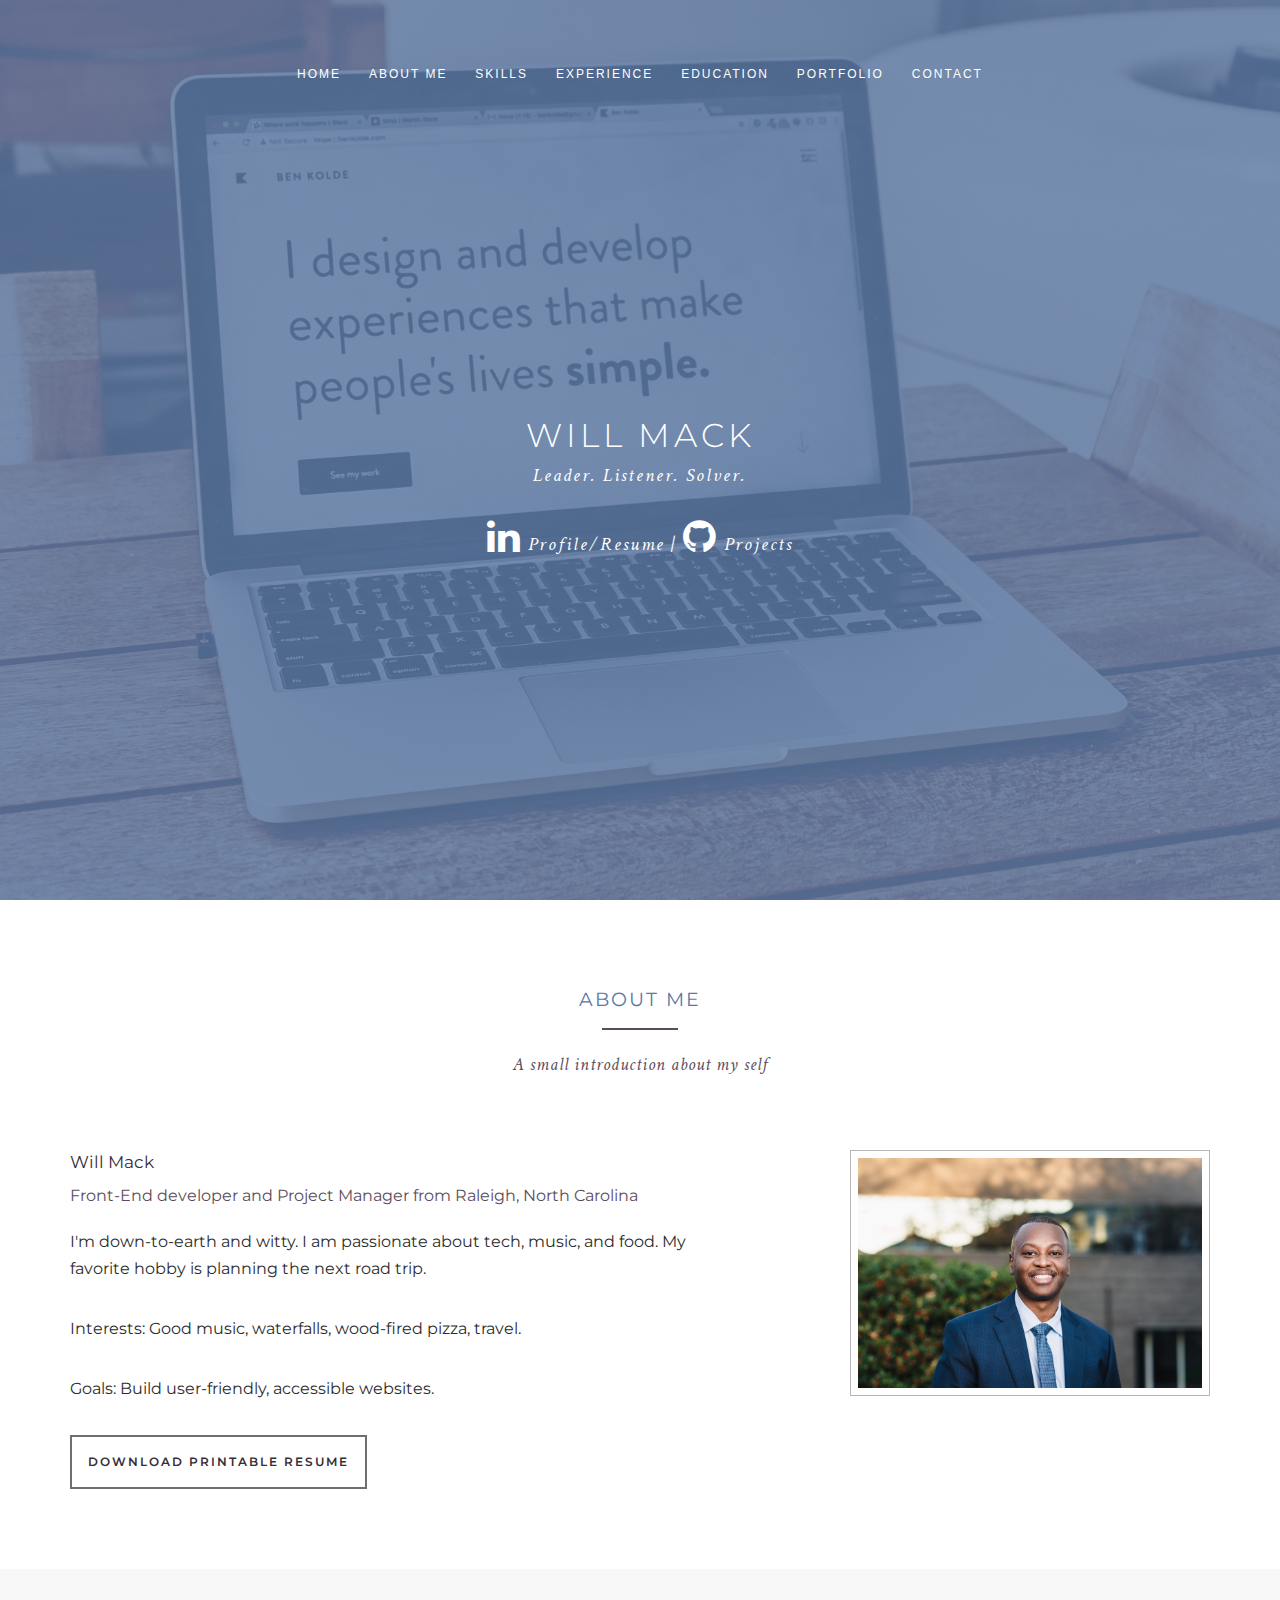
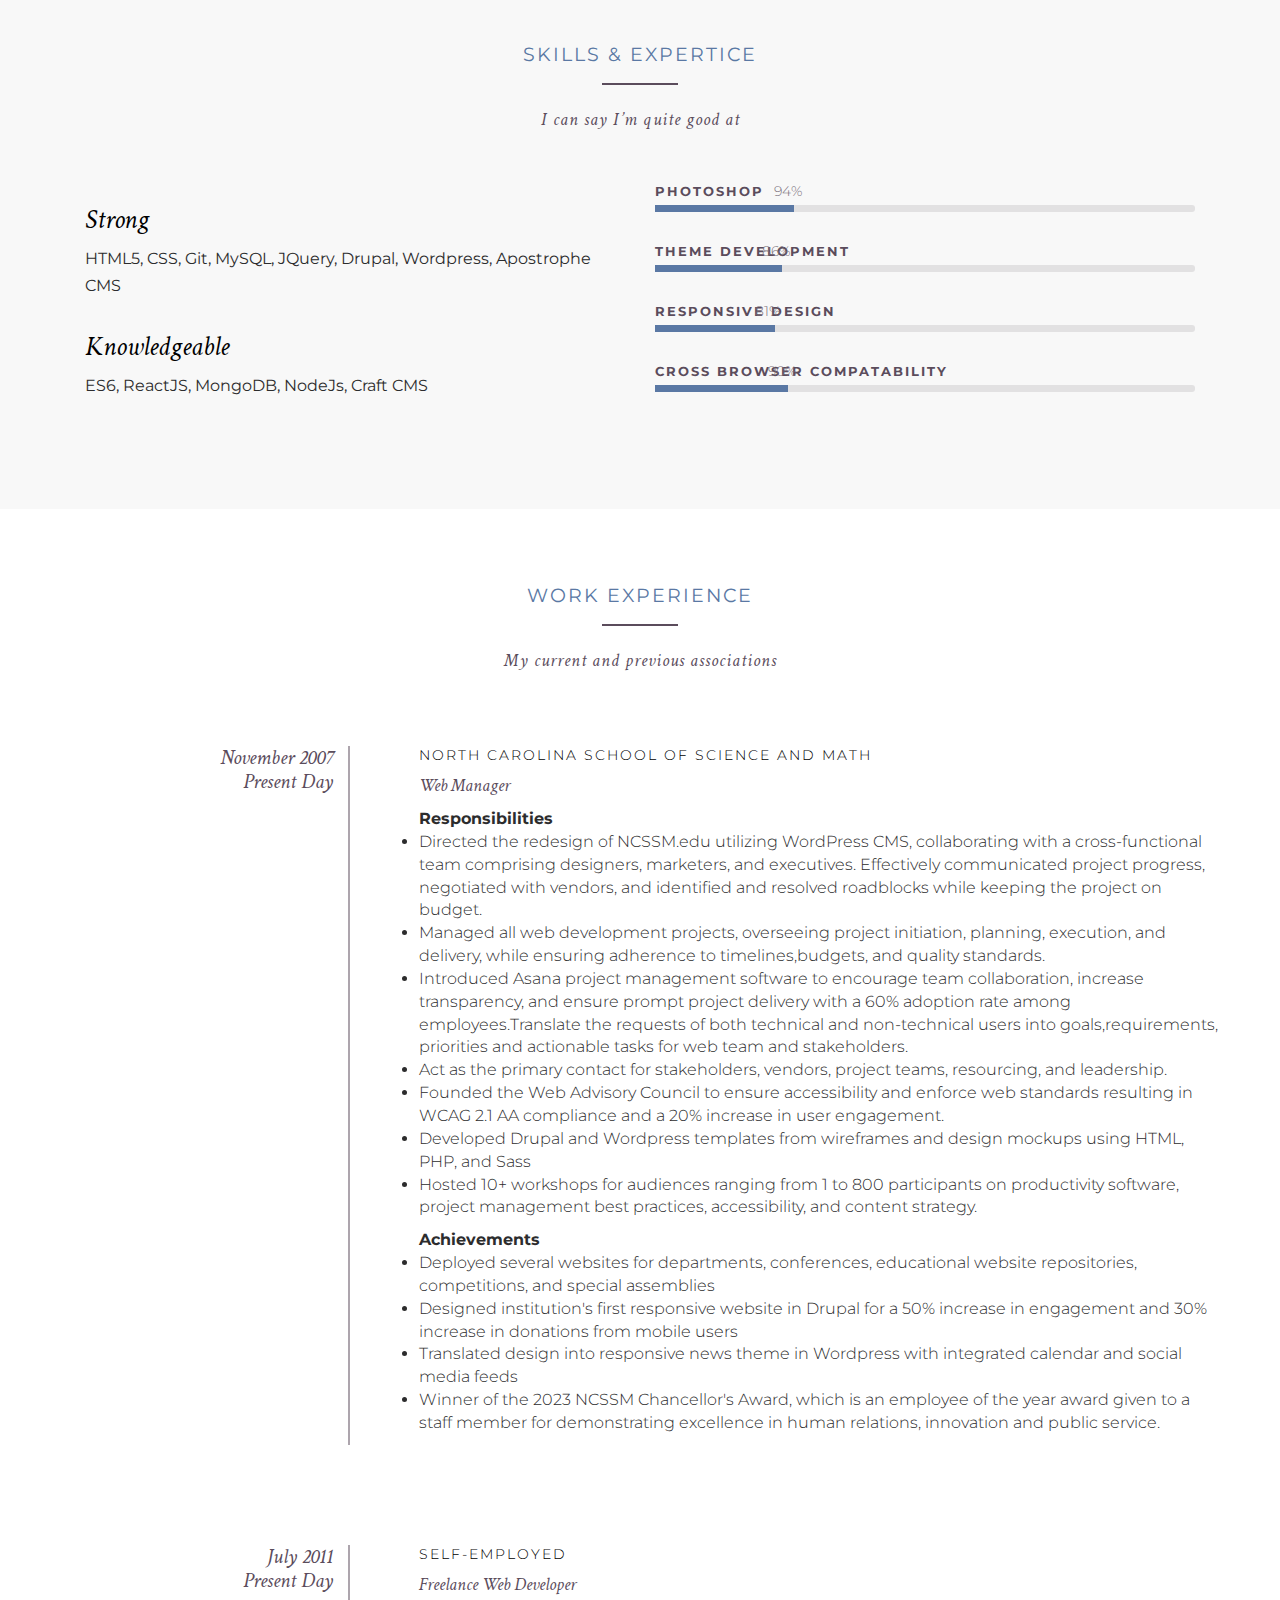
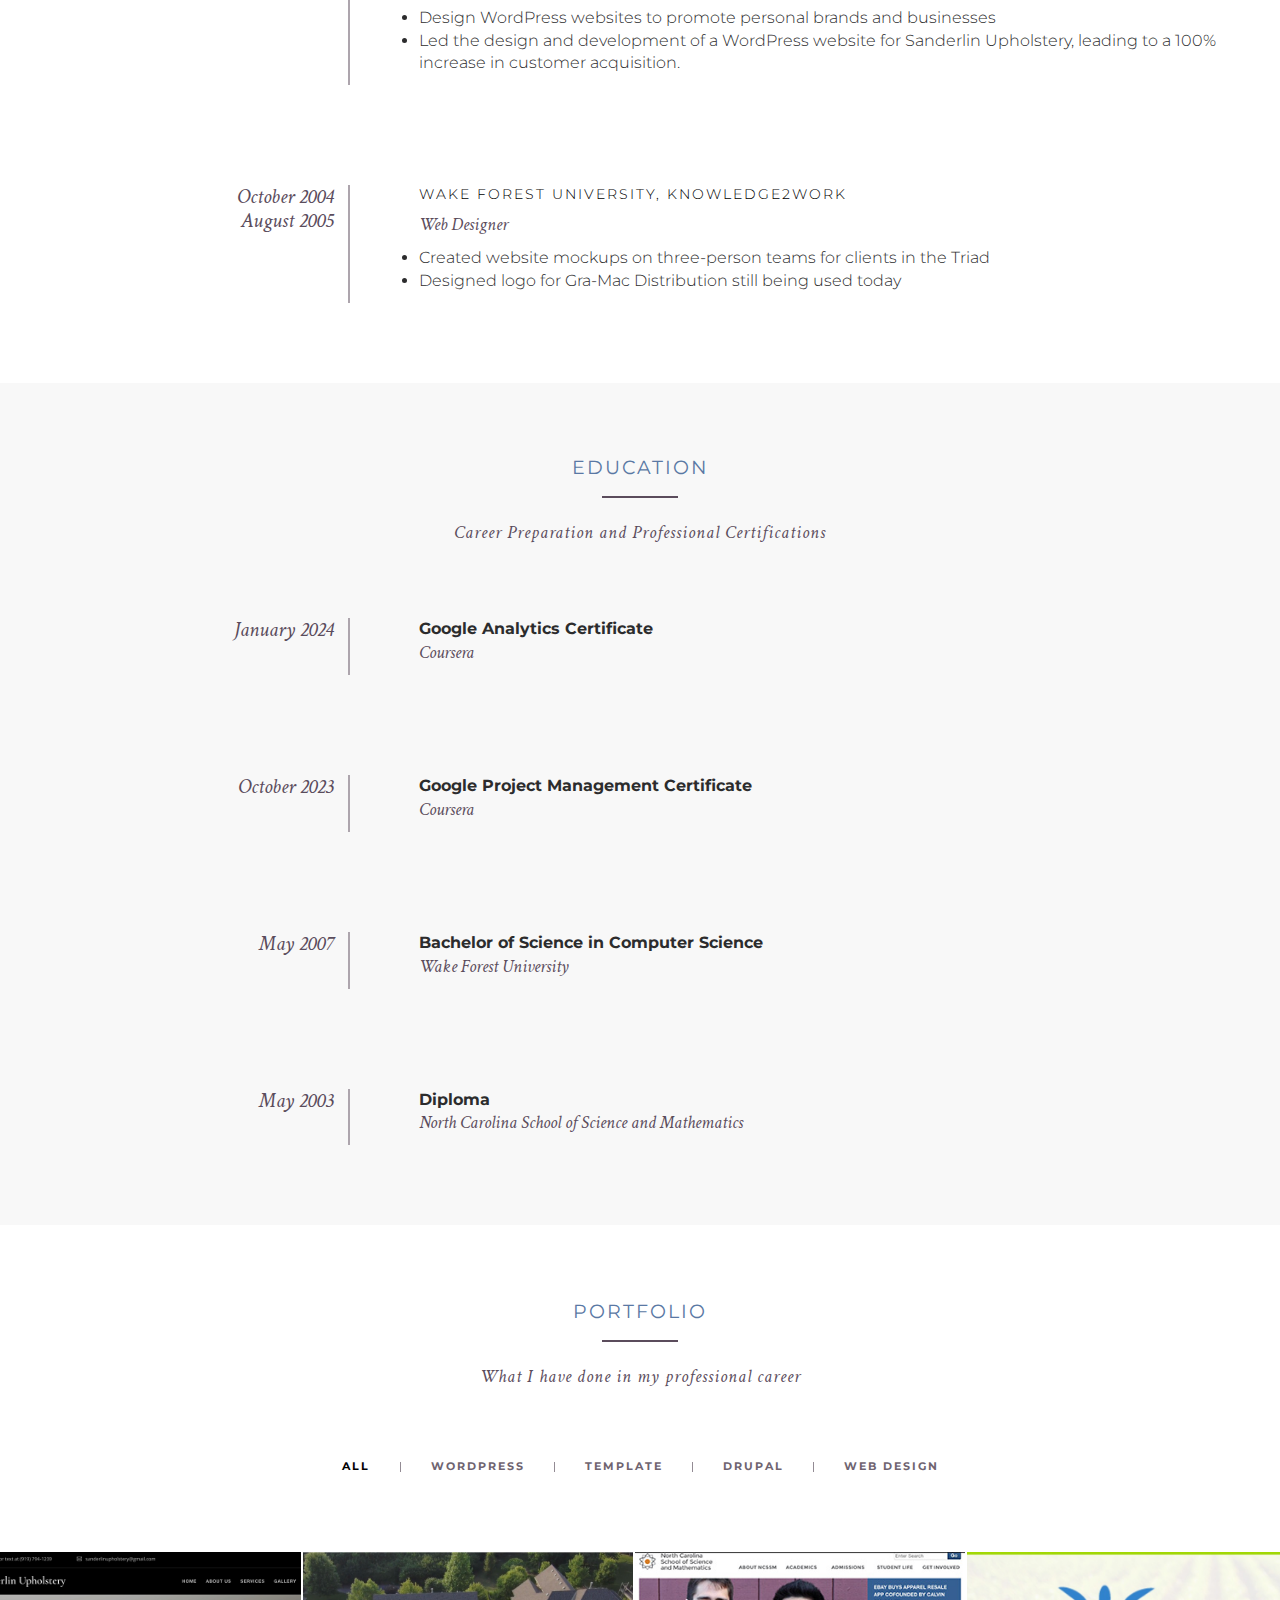
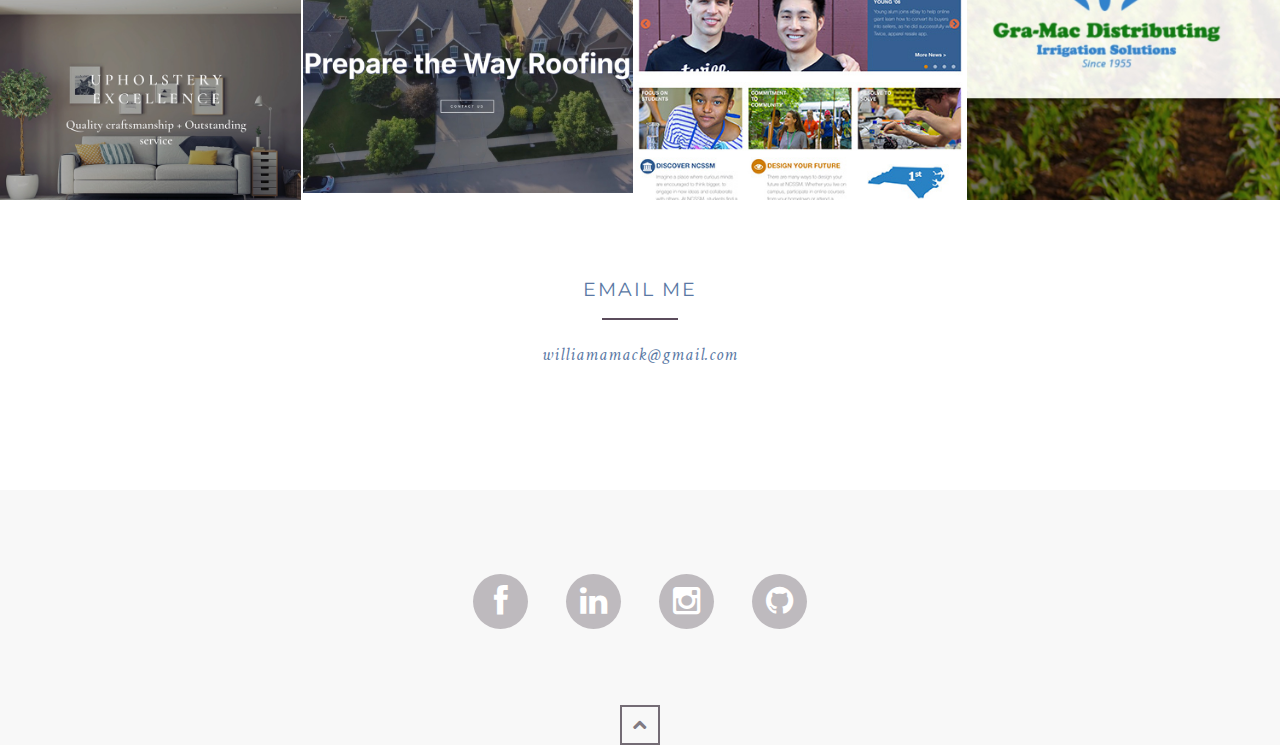
<file: index.html>
<!DOCTYPE html>
<!--[if lt IE 7 ]> <html class="ie ie6 no-js" lang="en"> <![endif]-->
<!--[if IE 7 ]>    <html class="ie ie7 no-js" lang="en"> <![endif]-->
<!--[if IE 8 ]>    <html class="ie ie8 no-js" lang="en"> <![endif]-->
<!--[if IE 9 ]>    <html class="ie ie9 no-js" lang="en"> <![endif]-->
<!--[if gt IE 9]><!--><html class="no-js" lang="en"><!--<![endif]-->
<head>
<meta charset="UTF-8" />
<meta http-equiv="X-UA-Compatible" content="IE=edge,chrome=1">
<!-- Metas Page details-->
<title>William A. Mack</title>
<meta name="description" content="Front-end web developer and project manager with an eye for design who likes music, travel, and promotes healthy living.">
<!-- Mobile Specific Metas-->
<meta name="viewport" content="width=device-width, initial-scale=1.0">
<!--main style-->
<link rel="stylesheet" type="text/css" media="screen" href="css/bootstrap.min.css">
<link rel="stylesheet" type="text/css" media="screen" href="css/main.css">
<!--google font style-->
<link href='https://fonts.googleapis.com/css?family=Montserrat:300,700' rel='stylesheet' type='text/css'> 
<!--font-family: 'Monserrat', serif;-->
<link href='https://fonts.googleapis.com/css?family=Crimson+Text:400,600,400italic,600italic' rel='stylesheet' type='text/css'> 
<!--font-family: 'Open Sans', sans-serif;-->
<!-- font icon css style-->
<link rel="stylesheet" href="css/font-awesome.min.css">
<!-- Google tag (gtag.js) -->
<script async src="https://www.googletagmanager.com/gtag/js?id=G-GX87P1BZBX"></script>
<script>
  window.dataLayer = window.dataLayer || [];
  function gtag(){dataLayer.push(arguments);}
  gtag('js', new Date());

  gtag('config', 'G-GX87P1BZBX');
</script>
</head>
<body>
<!-- Preloader -->
<div id="preloader">
	<div id="status"></div>
</div>
<!--wrapper start-->
<div class="wrapper noGap" id="wrapper">

<!--Header start -->
<header>
  	<!--menu start-->
    <div class="menu">
    <a href="#" class="nav-icon" id="nav-show"><i class="fa fa-bars"></i></a>
      <div class="navbar-wrapper stuckMenu">
        <div class="container">
          <div class="navwrapper">
            <div class="navbar navbar-inverse navbar-static-top">
              <div class="container">
              	<!--<div class="logo">logo</div> -->
                <div class="navArea"><a href="#" class="closeMenu"><i class="fa fa-times"></i></a>
                    <div class="navbar-header">
                      <button type="button" class="navbar-toggle" data-toggle="collapse" data-target=".navbar-collapse"> <span class="icon-bar"></span> <span class="icon-bar"></span> <span class="icon-bar"></span> </button>
                     <!-- <a class="navbar-brand" href="#">Menu</a>  --></div>
                    <div class="navbar-collapse">
                      <ul class="nav navbar-nav">
                        <li class="menuItem active"><a href="#wrapper">Home</a></li>
                        <li class="menuItem"><a href="#aboutus">About Me</a></li>
                        <li class="menuItem"><a href="#skillset">Skills</a></li>
                        <li class="menuItem"><a href="#experience">Experience</a></li>
                        <li class="menuItem"><a href="#education">Education</a></li>
                        <li class="menuItem"><a href="#ourwork">Portfolio</a></li>
                        <li class="menuItem"><a href="#contact">Contact</a></li>
                      </ul>
                    </div>
                </div>
              </div>
            </div>
          </div>
          <!-- End Navbar -->
        </div>
      </div>
    </div>
    <!--menu end--> 
    <!--banner start-->
    <div class="banner row" id="banner">
    <div class="bannerText">
        <h1>Will Mack</h1>
        <h3>Leader. Listener. Solver.</h3>
        <h3><a href="https://www.linkedin.com/in/will-mack/"><i class="fa fa-linkedin fa-2x"></i> Profile/Resume</a> | 
        <a href="https://github.com/williamamack"><i class="fa fa-github fa-2x"></i> Projects</a></h3>
      </div>
      <div class="col-xs-12 col-sm-12 col-md-12 col-lg-12 noPadd sslides-container" style="height:100%"> 
        <!--background slide show start-->
        <div class="slide"> 
          <img src="images/header-image/makelivessimple.jpg" alt="image01"> </div>
	      <!--<div class="slide"> 
          <img src="images/header-image/hustle.jpg" alt="image01"> </div> -->
        <!--<div class="slide"> 
          <img src="images/header-image/image02.jpg" alt="image01"> </div>-->
        <!--background slide show end--> 
      </div>
    </div>
    <!--banner end--> 
    
  </header>
  <!--Header end -->
  
 <!--about us start-->
  <section class="aboutus" id="aboutus">
    <div class="container">
      <div class="row">
       <div class="col-md-12">
      	<div class="heading">
        <h2>About me</h2>
        <h3>A small introduction about my self</h3>        
      </div>
      </div> 
       </div> 
      <div class="row">
      <div class=" col-lg-4 col-md-4 col-sm-4 col-xs-12 pull-right media"><img src="images/Will_Mack_headshots_bestshot.jpeg" alt="December 2023 Headshot of Will Mack"></div>
      	<div class=" col-lg-7 col-md-7 col-sm-7 col-xs-12 pull-left media">
        	<h5>Will Mack</h5>
            <h4>Front-End developer and Project Manager from Raleigh, North Carolina</h4>
<p>I'm down-to-earth and witty. I am passionate about tech, music, and food. My favorite hobby is planning the next road trip.</p>
<p>Interests: Good music, waterfalls, wood-fired pizza, travel.</p>
<p>Goals: Build user-friendly, accessible websites.</p>
<p><a role="button" href="WillMackJan2025.pdf" class="btn btn-primary btn-lg">Download Printable Resume</a></p>
        </div>
      	
      </div>     
    </div>    
  </section>
  <!--about us end--> 
  <!--Skillset start -->
  <section id="skillset" class="skillset">
  	<div class="container">
    	<div class="row">
        	<div class="col-md-12">
               <div class="heading">
                <h2>Skills &amp; Expertice</h2>
                <h3>I can say I’m quite good at</h3>        
              </div>
            </div>
            <div class="col-md-12">
            	<div class="col-md-6 col-sm-12 media">
                    <h3>Strong</h3>
                    <p>HTML5, CSS, Git, MySQL, JQuery, Drupal, Wordpress, Apostrophe CMS</p>
                    <h3>Knowledgeable</h3>
<p>ES6, ReactJS, MongoDB, NodeJs, Craft CMS</p>
                </div>
            	<div class="col-md-6 col-sm-12">                
                <div class="skillbar clearfix " data-percent="94%">
                    <div class="skillbar-title"><span>Photoshop</span></div>
                    <div class="skillbar-bar"></div>
                    <div class="skill-bar-percent"></div>
                </div> <!-- End Skill Bar -->
                
                <div class="skillbar clearfix " data-percent="86%">
                    <div class="skillbar-title"><span>Theme Development</span></div>
                    <div class="skillbar-bar"></div>
                    <div class="skill-bar-percent"></div>
                </div> <!-- End Skill Bar -->
                
                <div class="skillbar clearfix " data-percent="81%">
                    <div class="skillbar-title"><span>Responsive Design</span></div>
                    <div class="skillbar-bar"></div>
                    <div class="skill-bar-percent"></div>
                </div> <!-- End Skill Bar -->
                
                <div class="skillbar clearfix " data-percent="90%">
                    <div class="skillbar-title"><span>Cross Browser Compatability</span></div>
                    <div class="skillbar-bar"></div>
                    <div class="skill-bar-percent"></div>
                </div> <!-- End Skill Bar -->                
                </div>
            </div>
        </div>
    </div>
  </section>
  <!--Skillset end -->
  <!--Work Expertise start -->
  <section id="experience" class="myexperties">
  	<div class="container">
        <div class="heading">
        <h2>Work Experience</h2>
        <h3>My current and previous associations</h3>        
      </div>
        
        <div class="row media">
        	<div class="col-xs-12 col-sm-3 col-md-3 col-lg-3">
            	<div class="expertiesico">
                	November 2007<br>Present Day
                </div>
            </div>
        	<div class="expertiesdesc col-xs-12 col-sm-9 col-md-9 col-lg-9">
            	<h4>North Carolina School of Science and Math</h4>
                <h5>Web Manager</h5>
			<strong>Responsibilities</strong>
			<ul>
<li>Directed the redesign of NCSSM.edu utilizing WordPress CMS, collaborating with a cross-functional team comprising designers, marketers, and executives. Effectively communicated project progress, negotiated with vendors, and identified and resolved roadblocks while keeping the project on budget. </li>
<li>Managed all web development projects, overseeing project initiation, planning, execution, and delivery, while ensuring adherence to timelines,budgets, and quality standards.</li>
<li>Introduced Asana project management software to encourage team collaboration, increase transparency, and ensure prompt project delivery with a 60% adoption rate among employees.Translate the requests of both technical and non-technical users into goals,requirements, priorities and actionable tasks for web team and stakeholders.</li>
<li>Act as the primary contact for stakeholders, vendors, project teams, resourcing, and leadership.</li>
<li>Founded the Web Advisory Council to ensure accessibility and enforce web standards resulting in WCAG 2.1 AA compliance and a 20% increase in user engagement. </li>
<li>Developed Drupal and Wordpress templates from wireframes and design mockups using HTML, PHP, and Sass</li>
<li>Hosted 10+ workshops for audiences ranging from 1 to 800 participants on productivity software, project management best practices, accessibility, and
content strategy.</li>	
			</ul>
	<strong>Achievements</strong>
<ul>
<li>Deployed several websites for departments, conferences, educational website repositories, competitions, and special assemblies</li>
<li>Designed institution's first responsive website in Drupal for a 50% increase in engagement and 30% increase in donations from mobile users</li>
<li>Translated design into responsive news theme in Wordpress with integrated calendar and social media feeds</li>
	<li>Winner of the 2023 NCSSM Chancellor's Award, which is an employee of the year award given to a staff member for demonstrating
excellence in human relations, innovation and public service.</li></ul>
            </div>
        </div>
        <div class="row media">
        	<div class="col-xs-12 col-sm-3 col-md-3 col-lg-3">
            	<div class="expertiesico">
                	July 2011<br>Present Day
                </div>
            </div>
        	<div class="expertiesdesc col-xs-12 col-sm-9 col-md-9 col-lg-9">
            	<h4>Self-Employed</h4>
                <h5>Freelance Web Developer</h5>
			<ul>
				<li>Design WordPress websites to promote personal brands and businesses</li>
<li>Led the design and development of a WordPress website for Sanderlin
Upholstery, leading to a 100% increase in customer acquisition.</li></ul>
            </div>
        </div>
        <div class="row media">
        	<div class="col-xs-12 col-sm-3 col-md-3 col-lg-3">
            	<div class="expertiesico">
                	October 2004<br>August 2005
                </div>
            </div>
        	<div class="expertiesdesc col-xs-12 col-sm-9 col-md-9 col-lg-9">
            	<h4>Wake Forest University, Knowledge2Work</h4>
                <h5>Web Designer</h5>
                <ul>
			<li>Created website mockups on three-person teams for clients in the Triad</li>
			<li>Designed logo for Gra-Mac Distribution still being used today</li>
</ul>
            </div>
        </div>
    </div>
  </section>
  <!--Work Expertise end -->
  <!--Education & diploma start -->
  <section id="education" class="educationdiploma">
  	<div class="container">
        <div class="heading">
        <h2>Education</h2>
        <h3>Career Preparation and Professional Certifications</h3>        
      </div>
	<div class="row media">
        	<div class="col-xs-12 col-sm-3 col-md-3 col-lg-3">
            	<div class="expertiesico">
                	January 2024
                </div>
            </div>
        	<div class="expertiesdesc col-xs-12 col-sm-9 col-md-9 col-lg-9">
                <strong>Google Analytics Certificate</strong>
                <h5>Coursera</h5>
            </div>
        </div>
        <div class="row media">
        	<div class="col-xs-12 col-sm-3 col-md-3 col-lg-3">
            	<div class="expertiesico">
                	October 2023
                </div>
            </div>
        	<div class="expertiesdesc col-xs-12 col-sm-9 col-md-9 col-lg-9">
                <strong>Google Project Management Certificate</strong>
                <h5>Coursera</h5>
            </div>
        </div>
        <div class="row media">
        	<div class="col-xs-12 col-sm-3 col-md-3 col-lg-3">
            	<div class="expertiesico">
                	May 2007
                </div>
            </div>
        	<div class="expertiesdesc col-xs-12 col-sm-9 col-md-9 col-lg-9">
                <strong>Bachelor of Science in Computer Science</strong>
                <h5>Wake Forest University</h5>
              <!--  <p>Studided how to code as a Computer Science major while learning web design through an internship program called Knowledge2Work where we learned UX principles, Illustrator and project management skills</p>
           --> </div>
        </div>
        <div class="row media">
        	<div class="col-xs-12 col-sm-3 col-md-3 col-lg-3">
            	<div class="expertiesico">
                	May 2003
                </div>
            </div>
        	<div class="expertiesdesc col-xs-12 col-sm-9 col-md-9 col-lg-9">
            	<strong>Diploma</strong>
                <h5>North Carolina School of Science and Mathematics</h5>
                <!-- <p>College preparation in a well-supported, residential environment that encouraged research and innovation</p> -->
            </div>
        </div>
    </div>
  </section>
  <!--Education & diploma end -->
  
  
  <!--portfolio start-->
	<section class="portfolio" id="ourwork">
    <div class="container">
        <div class="heading">
            <h2>Portfolio</h2>
            <h3>What I have done in my professional career</h3>            
        </div>
    </div>
    <div class="row">
      <div class="portfolioFilter">
        <ul>
          <li><a href="#" data-filter="*" class="current">All</a></li>
          <li><a href="#" data-filter=".wordpress">Wordpress</a></li>
          <li><a href="#" data-filter=".template">Template</a></li>
          <li><a href="#" data-filter=".drupal">Drupal</a></li>
          <li class="last"><a href="#" data-filter=".webdesign">Web Design</a></li>
        </ul>
      </div>
      <ul class="portfolioContainer row">
      <li class="template wordpress col-xs-6 col-sm-4 col-md-6 col-lg-6"><a href="https://sanderlinupholstery.com">
          <div class="lightCon"> <span class="hoverBox"> <span class="smallIcon"> <a rel="lightbox-demo" href="images/projects/big-images/SanderlinUpholstery.jpg" title="Sanderlin Upholstery - Web Design, Wordpress Integration" class="zoom lb lb_warsaw1"> </a> </span> </span> <img src="images/projects/thumb-images/Sanderlin_Upholstery.png" alt="SanderlinUpholstery.com" > </div>
	      </a></li>
        <li class="template wordpress col-xs-6 col-sm-6 col-md-6 col-lg-6"><a href="https://preparethewayroofing.com">
          <div class="lightCon"> <span class="hoverBox"> <span class="smallIcon"> <a rel="lightbox-demo" href="images/projects/big-images/PrepareTheWayRoofing.png" title="Prepare The Way Roofing" class="zoom lb lb_warsaw1"> </a>  </span> </span> <img src="images/projects/thumb-images/PrepareTheWayRoofing328.jpeg" alt="preparethewayroofing.com" > </div>
		</a></li>
        <li class="drupal col-xs-6 col-sm-6 col-md-6 col-lg-6"><a href="https://web.archive.org/web/20151023110656/https://www.ncssm.edu/">
          <div class="lightCon"> <span class="hoverBox"> <span class="smallIcon"> <a rel="lightbox-demo" href="images/projects/big-images/DiscoverNCSSM.jpg" title="2015 NCSSM Website - Drupal Template, New Brand" class="zoom lb lb_warsaw1"> </a>  </span> </span> <img src="images/projects/thumb-images/DiscoverNCSSMThumb.jpg" alt="" > </div>
		</a></li>
        <li class="webdesign col-xs-6 col-sm-6 col-md-6 col-lg-6">
          <div class="lightCon"> <span class="hoverBox"> <span class="smallIcon"> <a rel="lightbox-demo" href="images/projects/big-images/gramac.png" title="Gra-Mac Irrigation: Web design, logo design" class="zoom lb lb_warsaw1"> </a>  </span> </span> <img src="images/projects/thumb-images/gramac.jpg" alt="Gramac Irrigation.com" > </div>
        </li>
      </ul>
    </div>
  </section>
  <!--portfolio end-->   
  
  <!--contact start-->
  <section class="contactDetails" id="contact">
    <div class="container"> 
    <div class="heading">
        <h2>Email me</h2>
	    <h3><a href="mailto:williamamack@gmail.com">williamamack@gmail.com</a></h3>       
      </div>
      <!--contact form start
      <div class="row media">      	 
        <div class="col-xs-12 col-sm-12 col-md-12 col-lg-12 conForm text-center">
        <div id="message"></div>
        <form method="post" name="cform" id="cform" netlify>
          <input name="name" id="name" type="text" class="col-xs-12 col-sm-12 col-md-8 col-lg-8" placeholder="Your name" >
          <input name="email" id="email" type="email" class=" col-xs-12 col-sm-12 col-md-8 col-lg-8 noMarr" placeholder="Your email" >
          <textarea name="comments" id="comments" cols="" rows="" class="col-xs-12 col-sm-12 col-md-8 col-lg-8" placeholder="Your message"></textarea>
          <div class="col-xs-12 col-sm-12 col-md-12 col-lg-12"><input type="submit" id="submit" name="send" class="submitBnt" value="Send message"></div>
          <div id="simple-msg"></div>
        </form>
      </div>
      </div>
      <!--contact form end--> 
    </div>
  </section>  
  <!--contact end--> 
  
  <!--footer start-->
  <section class="footer" id="footer">
    <div class="container">
            <ul>
        <li><a href="https://facebook.com/williamamack"><i class="fa fa-facebook fa-2x"></i></a></li>
        <li><a href="https://www.linkedin.com/in/will-mack/"><i class="fa fa-linkedin fa-2x"></i></a></li>
        <li><a href="https://instagram.com/willmackstrong"><i class="fa fa-instagram fa-2x"></i></a></li>
        <li><a href="https://github.com/williamamack"><i class="fa fa-github fa-2x"></i></a></li>
            </ul>
    </div>
    <p class="text-center"><a href="#wrapper" class="gototop"><i class="fa fa-chevron-up fa-2"></i></a></p>
  </section>
  <!--footer end-->     
  </div>
<!--wrapper end--> 

<!--modernizr js--> 
<script type="text/javascript" src="js/modernizr.custom.26633.js"></script> 
<!--jquary min js--> 
<script type="text/javascript" src="js/jquery.min.js"></script> 
<script src="js/bootstrap.min.js"></script> 

<!--for placeholder jquery--> 
<script type="text/javascript" src="js/jquery.placeholder.js"></script> 

<!--for header jquery--> 
<script type="text/javascript" src="js/stickUp.js"></script> 
<script src="js/jquery.superslides.js" type="text/javascript" charset="utf-8"></script>
<script type="text/javascript">
jQuery(function($) {
$(document).ready( function() {
  //enabling stickUp on the '.navbar-wrapper' class
	$('.navbar-wrapper').stickUp({
		parts: {
		  0: 'banner',
		  1: 'aboutus',
		  2: 'skillset',
		  3: 'experience',
		  4: 'education',
		  5: 'ourwork',
		  6: 'contact'
		},
		itemClass: 'menuItem',
		itemHover: 'active',
		topMargin: 'auto'
		});
	});
	

});
</script>
<script>
	$('#banner').superslides({
	  animation: 'fade',
	  play: 5000
	});
</script>  

<!--for portfolio jquery--> 
<script src="js/jquery.isotope.js" type="text/javascript"></script> 
<link type="text/css" rel="stylesheet" id="theme" href="css/jquery-ui-1.8.16.custom.css">
<link type="text/css" rel="stylesheet" href="css/lightbox.min.css">
<script type="text/javascript" src="js/jquery.ui.widget.min.js"></script> 
<script type="text/javascript" src="js/jquery.ui.rlightbox.js"></script> 

<!--contact form js--> 
<script type="text/javascript" src="js/jquery.contact.js"></script> 
<script src="js/jquery.easing.js"></script> 
<script src="js/jquery.mousewheel.js"></script> 

<!--for theme custom jquery--> 
<script src="js/custom.js"></script>

</body>
</html>
</file>
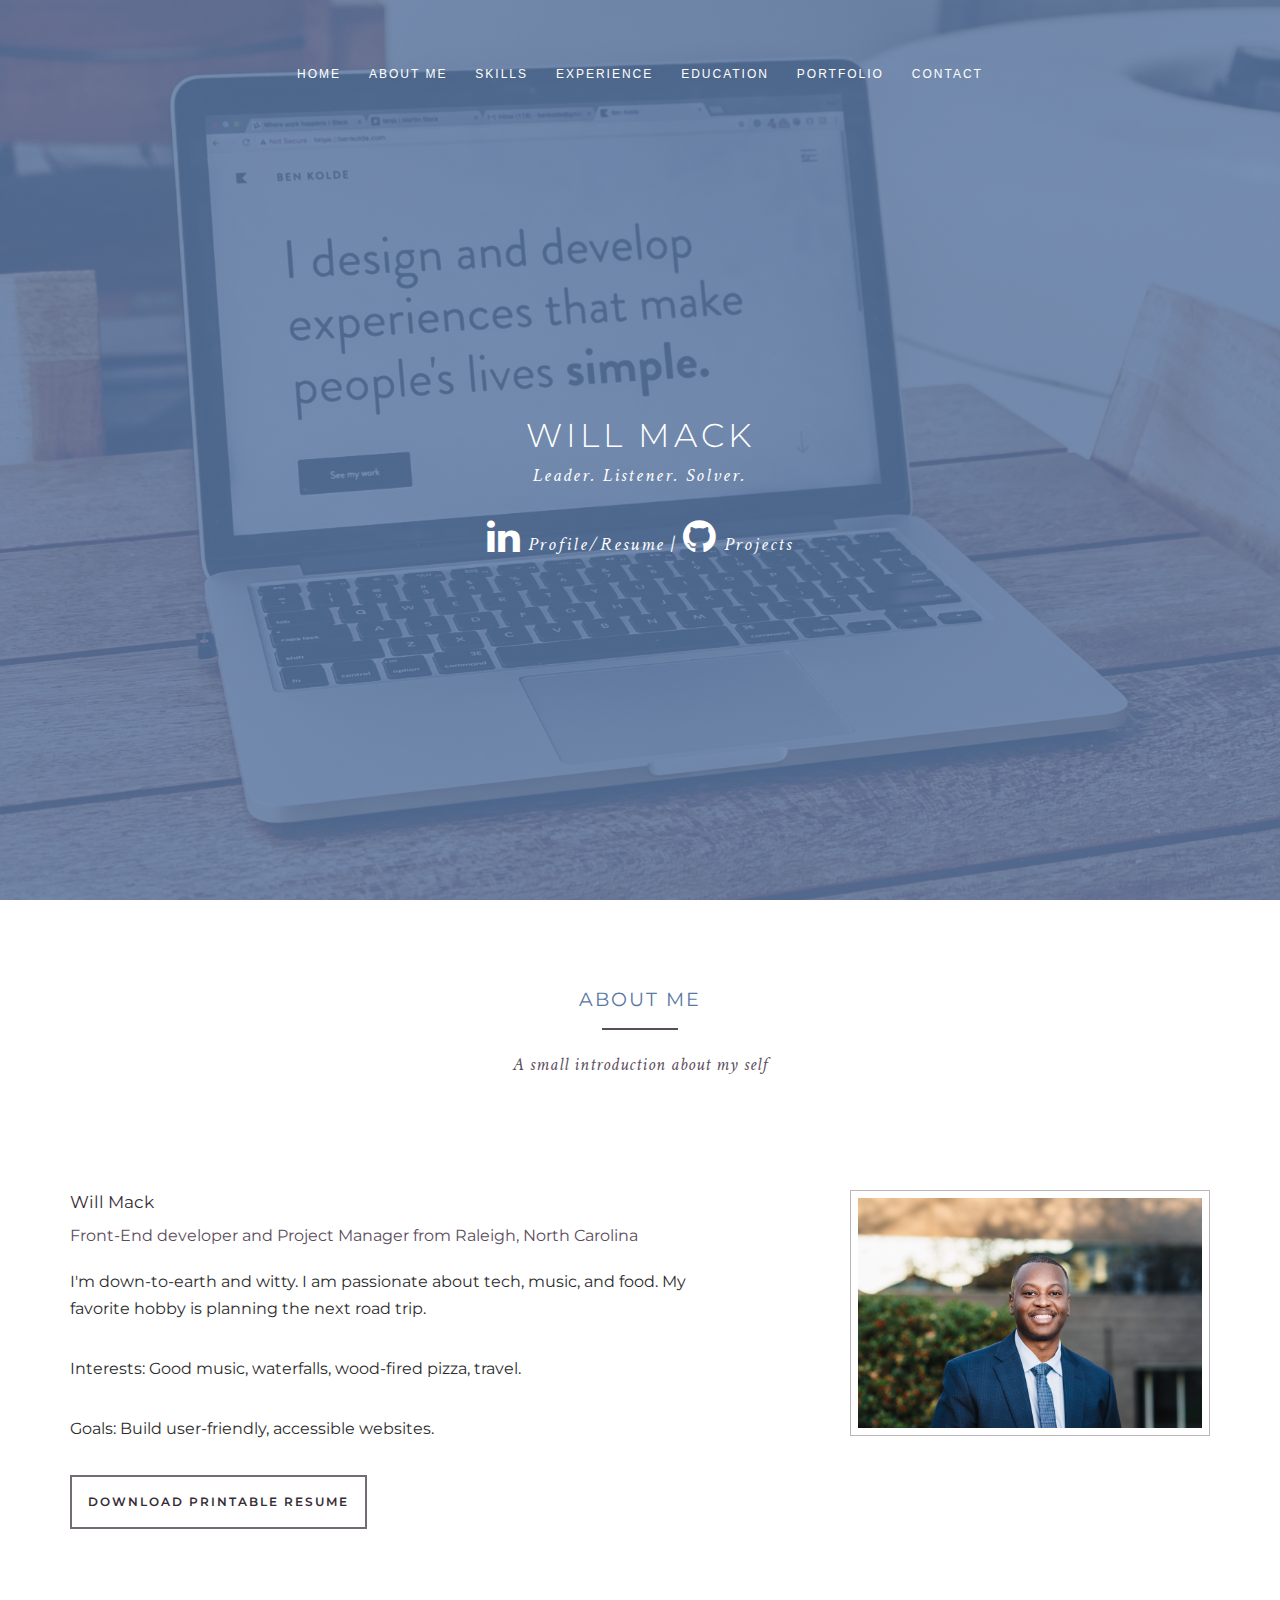
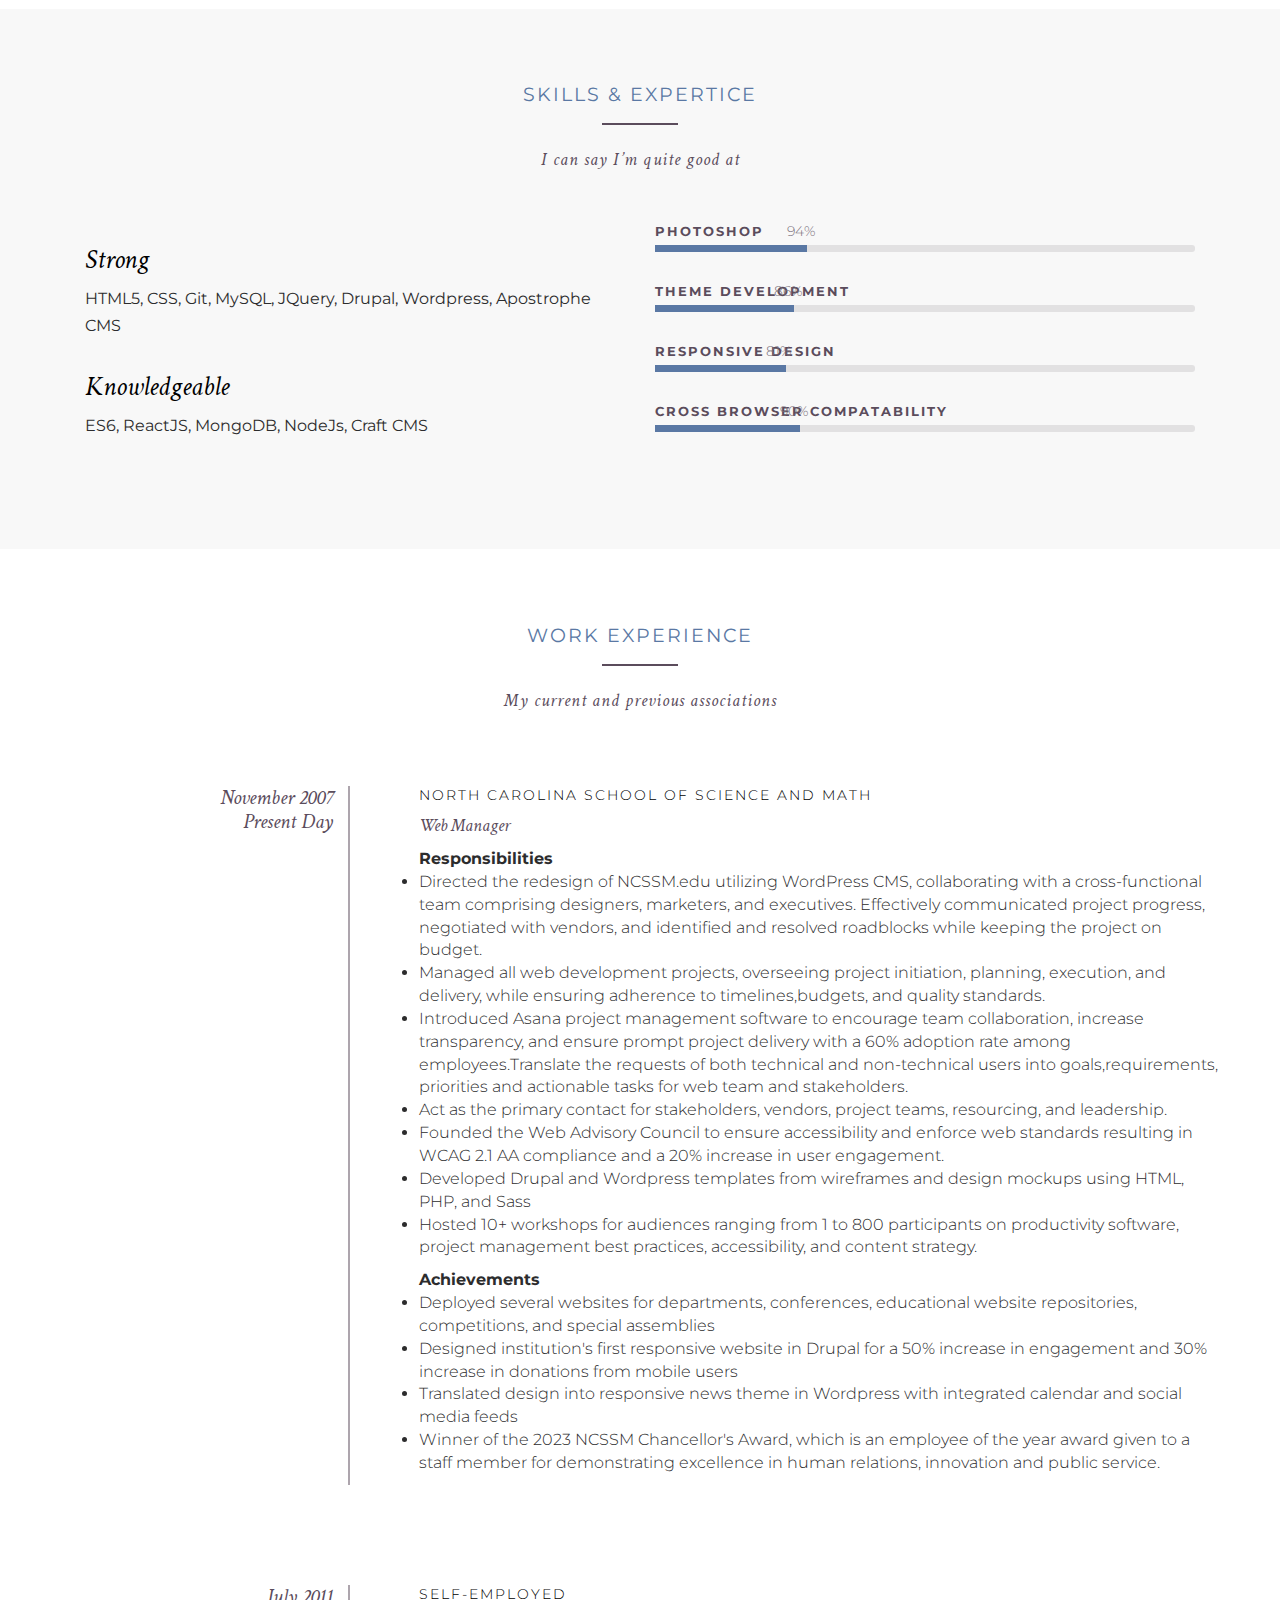
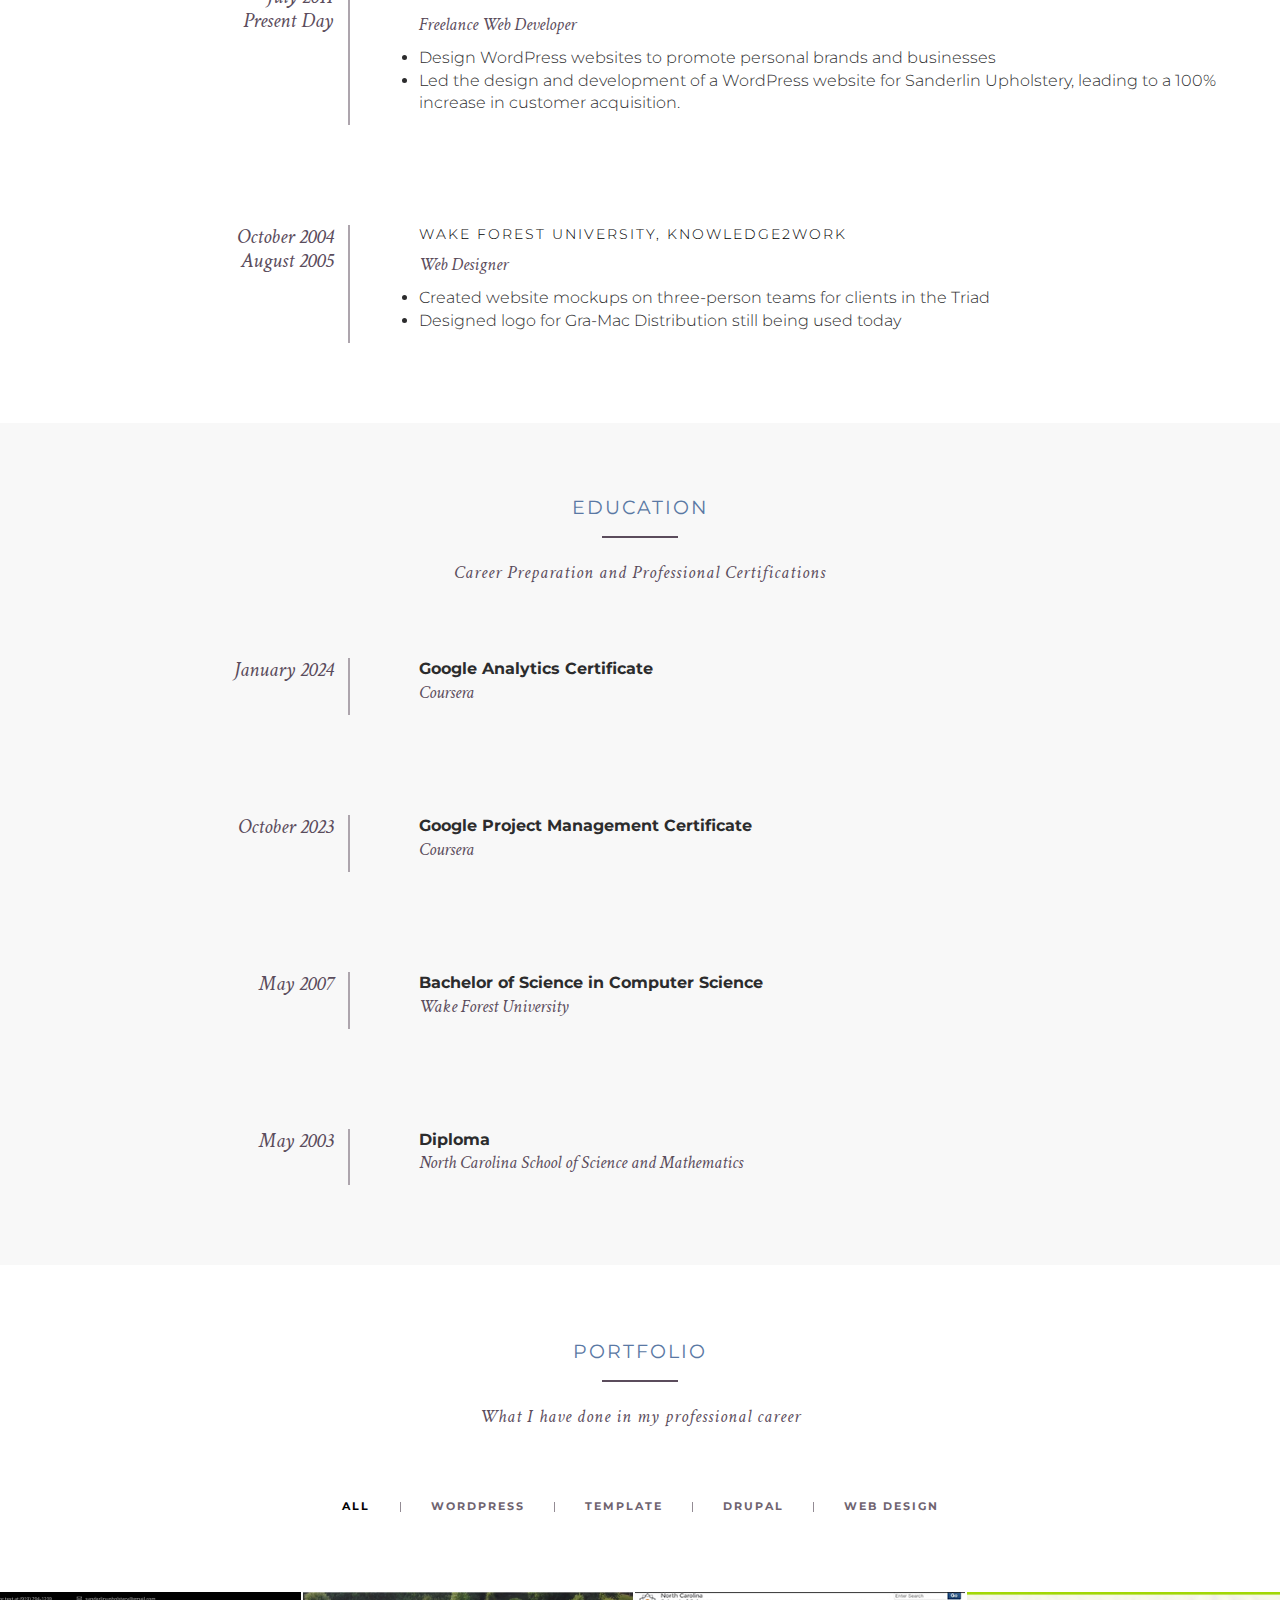
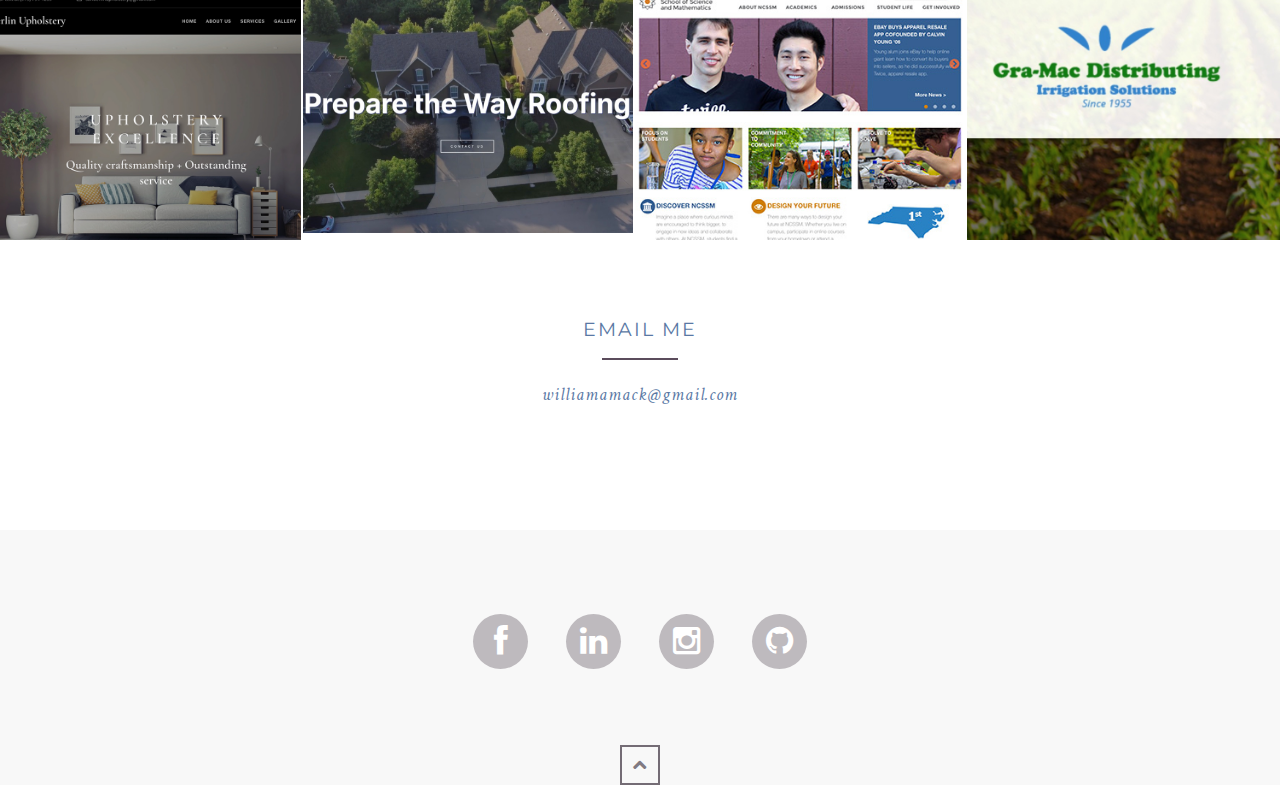
<file: media.html>
<!DOCTYPE html>
<!--[if lt IE 7 ]> <html class="ie ie6 no-js" lang="en"> <![endif]-->
<!--[if IE 7 ]>    <html class="ie ie7 no-js" lang="en"> <![endif]-->
<!--[if IE 8 ]>    <html class="ie ie8 no-js" lang="en"> <![endif]-->
<!--[if IE 9 ]>    <html class="ie ie9 no-js" lang="en"> <![endif]-->
<!--[if gt IE 9]><!--><html class="no-js" lang="en"><!--<![endif]-->
<head>
<meta charset="UTF-8" />
<meta http-equiv="X-UA-Compatible" content="IE=edge,chrome=1">
<!-- Metas Page details-->
<title>William A. Mack</title>
<meta name="description" content="Front-end web developer and project manager with an eye for design who likes music, travel, and promotes healthy living.">
<!-- Mobile Specific Metas-->
<meta name="viewport" content="width=device-width, initial-scale=1.0">
<!--main style-->
<link rel="stylesheet" type="text/css" media="screen" href="css/bootstrap.min.css">
<link rel="stylesheet" type="text/css" media="screen" href="css/main.css">
<!--google font style-->
<link href='https://fonts.googleapis.com/css?family=Montserrat:300,700' rel='stylesheet' type='text/css'> 
<!--font-family: 'Monserrat', serif;-->
<link href='https://fonts.googleapis.com/css?family=Crimson+Text:400,600,400italic,600italic' rel='stylesheet' type='text/css'> 
<!--font-family: 'Open Sans', sans-serif;-->
<!-- font icon css style-->
<link rel="stylesheet" href="css/font-awesome.min.css">
<!-- Google tag (gtag.js) -->
<script async src="https://www.googletagmanager.com/gtag/js?id=G-GX87P1BZBX"></script>
<script>
  window.dataLayer = window.dataLayer || [];
  function gtag(){dataLayer.push(arguments);}
  gtag('js', new Date());

  gtag('config', 'G-GX87P1BZBX');
</script>
</head>
<body>
<!-- Preloader -->
<div id="preloader">
	<div id="status"></div>
</div>
<!--wrapper start-->
<div class="wrapper noGap" id="wrapper">

<!--Header start -->
<header>
  	<!--menu start-->
    <div class="menu">
    <a href="#" class="nav-icon" id="nav-show"><i class="fa fa-bars"></i></a>
      <div class="navbar-wrapper stuckMenu">
        <div class="container">
          <div class="navwrapper">
            <div class="navbar navbar-inverse navbar-static-top">
              <div class="container">
              	<!--<div class="logo">logo</div> -->
                <div class="navArea"><a href="#" class="closeMenu"><i class="fa fa-times"></i></a>
                    <div class="navbar-header">
                      <button type="button" class="navbar-toggle" data-toggle="collapse" data-target=".navbar-collapse"> <span class="icon-bar"></span> <span class="icon-bar"></span> <span class="icon-bar"></span> </button>
                     <!-- <a class="navbar-brand" href="#">Menu</a>  --></div>
                    <div class="navbar-collapse">
                      <ul class="nav navbar-nav">
                        <li class="menuItem active"><a href="#wrapper">Home</a></li>
                        <li class="menuItem"><a href="#aboutus">About Me</a></li>
                        <li class="menuItem"><a href="#skillset">Skills</a></li>
                        <li class="menuItem"><a href="#experience">Experience</a></li>
                        <li class="menuItem"><a href="#education">Education</a></li>
                        <li class="menuItem"><a href="#ourwork">Portfolio</a></li>
                        <li class="menuItem"><a href="#contact">Contact</a></li>
                      </ul>
                    </div>
                </div>
              </div>
            </div>
          </div>
          <!-- End Navbar -->
        </div>
      </div>
    </div>
    <!--menu end--> 
    <!--banner start-->
    <div class="banner row" id="banner">
    <div class="bannerText">
        <h1>Will Mack</h1>
        <h3>Leader. Listener. Solver.</h3>
        <h3><a href="https://www.linkedin.com/in/will-mack/"><i class="fa fa-linkedin fa-2x"></i> Profile/Resume</a> | 
        <a href="https://github.com/williamamack"><i class="fa fa-github fa-2x"></i> Projects</a></h3>
      </div>
      <div class="col-xs-12 col-sm-12 col-md-12 col-lg-12 noPadd sslides-container" style="height:100%"> 
        <!--background slide show start-->
        <div class="slide"> 
          <img src="images/header-image/makelivessimple.jpg" alt="image01"> </div>
	      <!--<div class="slide"> 
          <img src="images/header-image/hustle.jpg" alt="image01"> </div> -->
        <!--<div class="slide"> 
          <img src="images/header-image/image02.jpg" alt="image01"> </div>-->
        <!--background slide show end--> 
      </div>
    </div>
    <!--banner end--> 
    
  </header>
  <!--Header end -->
  
 <!--about us start-->
  <section class="aboutus" id="aboutus">
    <div class="container">
      <div class="row">
       <div class="col-md-12">
      	<div class="heading">
        <h2>About me</h2>
        <h3>A small introduction about my self</h3> 
     <div style="position:relative;width:auto;" class="sermon-embed-player"><style>.sermon-embed-player::after{content:'';display:block;padding-bottom:40px</style><iframe src="https://tkgministries3.sermon.net/player/audio/20982672?repeat=false&autostart=false&audio_only_player=true" frameborder="0" width="100%" height="100%"  style="position:absolute;width:1px;min-width:100%;*width:100%;" scrolling="no" allowTransparency="true" allowfullscreen></iframe></div></div>
      </div> 
       </div> 
      <div class="row">
      <div class=" col-lg-4 col-md-4 col-sm-4 col-xs-12 pull-right media"><img src="images/Will_Mack_headshots_bestshot.jpeg" alt="December 2023 Headshot of Will Mack"></div>
      	<div class=" col-lg-7 col-md-7 col-sm-7 col-xs-12 pull-left media">
        	<h5>Will Mack</h5>
            <h4>Front-End developer and Project Manager from Raleigh, North Carolina</h4>
<p>I'm down-to-earth and witty. I am passionate about tech, music, and food. My favorite hobby is planning the next road trip.</p>
<p>Interests: Good music, waterfalls, wood-fired pizza, travel.</p>
<p>Goals: Build user-friendly, accessible websites.</p>
<p><a role="button" href="WillMackJan2025.pdf" class="btn btn-primary btn-lg">Download Printable Resume</a></p>
        </div>
      	
      </div>     
    </div>    
  </section>
  <!--about us end--> 
  <!--Skillset start -->
  <section id="skillset" class="skillset">
  	<div class="container">
    	<div class="row">
        	<div class="col-md-12">
               <div class="heading">
                <h2>Skills &amp; Expertice</h2>
                <h3>I can say I’m quite good at</h3>        
              </div>
            </div>
            <div class="col-md-12">
            	<div class="col-md-6 col-sm-12 media">
                    <h3>Strong</h3>
                    <p>HTML5, CSS, Git, MySQL, JQuery, Drupal, Wordpress, Apostrophe CMS</p>
                    <h3>Knowledgeable</h3>
<p>ES6, ReactJS, MongoDB, NodeJs, Craft CMS</p>
                </div>
            	<div class="col-md-6 col-sm-12">                
                <div class="skillbar clearfix " data-percent="94%">
                    <div class="skillbar-title"><span>Photoshop</span></div>
                    <div class="skillbar-bar"></div>
                    <div class="skill-bar-percent"></div>
                </div> <!-- End Skill Bar -->
                
                <div class="skillbar clearfix " data-percent="86%">
                    <div class="skillbar-title"><span>Theme Development</span></div>
                    <div class="skillbar-bar"></div>
                    <div class="skill-bar-percent"></div>
                </div> <!-- End Skill Bar -->
                
                <div class="skillbar clearfix " data-percent="81%">
                    <div class="skillbar-title"><span>Responsive Design</span></div>
                    <div class="skillbar-bar"></div>
                    <div class="skill-bar-percent"></div>
                </div> <!-- End Skill Bar -->
                
                <div class="skillbar clearfix " data-percent="90%">
                    <div class="skillbar-title"><span>Cross Browser Compatability</span></div>
                    <div class="skillbar-bar"></div>
                    <div class="skill-bar-percent"></div>
                </div> <!-- End Skill Bar -->                
                </div>
            </div>
        </div>
    </div>
  </section>
  <!--Skillset end -->
  <!--Work Expertise start -->
  <section id="experience" class="myexperties">
  	<div class="container">
        <div class="heading">
        <h2>Work Experience</h2>
        <h3>My current and previous associations</h3>        
      </div>
        
        <div class="row media">
        	<div class="col-xs-12 col-sm-3 col-md-3 col-lg-3">
            	<div class="expertiesico">
                	November 2007<br>Present Day
                </div>
            </div>
        	<div class="expertiesdesc col-xs-12 col-sm-9 col-md-9 col-lg-9">
            	<h4>North Carolina School of Science and Math</h4>
                <h5>Web Manager</h5>
			<strong>Responsibilities</strong>
			<ul>
<li>Directed the redesign of NCSSM.edu utilizing WordPress CMS, collaborating with a cross-functional team comprising designers, marketers, and executives. Effectively communicated project progress, negotiated with vendors, and identified and resolved roadblocks while keeping the project on budget. </li>
<li>Managed all web development projects, overseeing project initiation, planning, execution, and delivery, while ensuring adherence to timelines,budgets, and quality standards.</li>
<li>Introduced Asana project management software to encourage team collaboration, increase transparency, and ensure prompt project delivery with a 60% adoption rate among employees.Translate the requests of both technical and non-technical users into goals,requirements, priorities and actionable tasks for web team and stakeholders.</li>
<li>Act as the primary contact for stakeholders, vendors, project teams, resourcing, and leadership.</li>
<li>Founded the Web Advisory Council to ensure accessibility and enforce web standards resulting in WCAG 2.1 AA compliance and a 20% increase in user engagement. </li>
<li>Developed Drupal and Wordpress templates from wireframes and design mockups using HTML, PHP, and Sass</li>
<li>Hosted 10+ workshops for audiences ranging from 1 to 800 participants on productivity software, project management best practices, accessibility, and
content strategy.</li>	
			</ul>
	<strong>Achievements</strong>
<ul>
<li>Deployed several websites for departments, conferences, educational website repositories, competitions, and special assemblies</li>
<li>Designed institution's first responsive website in Drupal for a 50% increase in engagement and 30% increase in donations from mobile users</li>
<li>Translated design into responsive news theme in Wordpress with integrated calendar and social media feeds</li>
	<li>Winner of the 2023 NCSSM Chancellor's Award, which is an employee of the year award given to a staff member for demonstrating
excellence in human relations, innovation and public service.</li></ul>
            </div>
        </div>
        <div class="row media">
        	<div class="col-xs-12 col-sm-3 col-md-3 col-lg-3">
            	<div class="expertiesico">
                	July 2011<br>Present Day
                </div>
            </div>
        	<div class="expertiesdesc col-xs-12 col-sm-9 col-md-9 col-lg-9">
            	<h4>Self-Employed</h4>
                <h5>Freelance Web Developer</h5>
			<ul>
				<li>Design WordPress websites to promote personal brands and businesses</li>
<li>Led the design and development of a WordPress website for Sanderlin
Upholstery, leading to a 100% increase in customer acquisition.</li></ul>
            </div>
        </div>
        <div class="row media">
        	<div class="col-xs-12 col-sm-3 col-md-3 col-lg-3">
            	<div class="expertiesico">
                	October 2004<br>August 2005
                </div>
            </div>
        	<div class="expertiesdesc col-xs-12 col-sm-9 col-md-9 col-lg-9">
            	<h4>Wake Forest University, Knowledge2Work</h4>
                <h5>Web Designer</h5>
                <ul>
			<li>Created website mockups on three-person teams for clients in the Triad</li>
			<li>Designed logo for Gra-Mac Distribution still being used today</li>
</ul>
            </div>
        </div>
    </div>
  </section>
  <!--Work Expertise end -->
  <!--Education & diploma start -->
  <section id="education" class="educationdiploma">
  	<div class="container">
        <div class="heading">
        <h2>Education</h2>
        <h3>Career Preparation and Professional Certifications</h3>        
      </div>
	<div class="row media">
        	<div class="col-xs-12 col-sm-3 col-md-3 col-lg-3">
            	<div class="expertiesico">
                	January 2024
                </div>
            </div>
        	<div class="expertiesdesc col-xs-12 col-sm-9 col-md-9 col-lg-9">
                <strong>Google Analytics Certificate</strong>
                <h5>Coursera</h5>
            </div>
        </div>
        <div class="row media">
        	<div class="col-xs-12 col-sm-3 col-md-3 col-lg-3">
            	<div class="expertiesico">
                	October 2023
                </div>
            </div>
        	<div class="expertiesdesc col-xs-12 col-sm-9 col-md-9 col-lg-9">
                <strong>Google Project Management Certificate</strong>
                <h5>Coursera</h5>
            </div>
        </div>
        <div class="row media">
        	<div class="col-xs-12 col-sm-3 col-md-3 col-lg-3">
            	<div class="expertiesico">
                	May 2007
                </div>
            </div>
        	<div class="expertiesdesc col-xs-12 col-sm-9 col-md-9 col-lg-9">
                <strong>Bachelor of Science in Computer Science</strong>
                <h5>Wake Forest University</h5>
              <!--  <p>Studided how to code as a Computer Science major while learning web design through an internship program called Knowledge2Work where we learned UX principles, Illustrator and project management skills</p>
           --> </div>
        </div>
        <div class="row media">
        	<div class="col-xs-12 col-sm-3 col-md-3 col-lg-3">
            	<div class="expertiesico">
                	May 2003
                </div>
            </div>
        	<div class="expertiesdesc col-xs-12 col-sm-9 col-md-9 col-lg-9">
            	<strong>Diploma</strong>
                <h5>North Carolina School of Science and Mathematics</h5>
                <!-- <p>College preparation in a well-supported, residential environment that encouraged research and innovation</p> -->
            </div>
        </div>
    </div>
  </section>
  <!--Education & diploma end -->
  
  
  <!--portfolio start-->
	<section class="portfolio" id="ourwork">
    <div class="container">
        <div class="heading">
            <h2>Portfolio</h2>
            <h3>What I have done in my professional career</h3>            
        </div>
    </div>
    <div class="row">
      <div class="portfolioFilter">
        <ul>
          <li><a href="#" data-filter="*" class="current">All</a></li>
          <li><a href="#" data-filter=".wordpress">Wordpress</a></li>
          <li><a href="#" data-filter=".template">Template</a></li>
          <li><a href="#" data-filter=".drupal">Drupal</a></li>
          <li class="last"><a href="#" data-filter=".webdesign">Web Design</a></li>
        </ul>
      </div>
      <ul class="portfolioContainer row">
      <li class="template wordpress col-xs-6 col-sm-4 col-md-6 col-lg-6"><a href="https://sanderlinupholstery.com">
          <div class="lightCon"> <span class="hoverBox"> <span class="smallIcon"> <a rel="lightbox-demo" href="images/projects/big-images/SanderlinUpholstery.jpg" title="Sanderlin Upholstery - Web Design, Wordpress Integration" class="zoom lb lb_warsaw1"> </a> </span> </span> <img src="images/projects/thumb-images/Sanderlin_Upholstery.png" alt="SanderlinUpholstery.com" > </div>
	      </a></li>
        <li class="template wordpress col-xs-6 col-sm-6 col-md-6 col-lg-6"><a href="https://preparethewayroofing.com">
          <div class="lightCon"> <span class="hoverBox"> <span class="smallIcon"> <a rel="lightbox-demo" href="images/projects/big-images/PrepareTheWayRoofing.png" title="Prepare The Way Roofing" class="zoom lb lb_warsaw1"> </a>  </span> </span> <img src="images/projects/thumb-images/PrepareTheWayRoofing328.jpeg" alt="preparethewayroofing.com" > </div>
		</a></li>
        <li class="drupal col-xs-6 col-sm-6 col-md-6 col-lg-6"><a href="https://web.archive.org/web/20151023110656/https://www.ncssm.edu/">
          <div class="lightCon"> <span class="hoverBox"> <span class="smallIcon"> <a rel="lightbox-demo" href="images/projects/big-images/DiscoverNCSSM.jpg" title="2015 NCSSM Website - Drupal Template, New Brand" class="zoom lb lb_warsaw1"> </a>  </span> </span> <img src="images/projects/thumb-images/DiscoverNCSSMThumb.jpg" alt="" > </div>
		</a></li>
        <li class="webdesign col-xs-6 col-sm-6 col-md-6 col-lg-6">
          <div class="lightCon"> <span class="hoverBox"> <span class="smallIcon"> <a rel="lightbox-demo" href="images/projects/big-images/gramac.png" title="Gra-Mac Irrigation: Web design, logo design" class="zoom lb lb_warsaw1"> </a>  </span> </span> <img src="images/projects/thumb-images/gramac.jpg" alt="Gramac Irrigation.com" > </div>
        </li>
      </ul>
    </div>
  </section>
  <!--portfolio end-->   
  
  <!--contact start-->
  <section class="contactDetails" id="contact">
    <div class="container"> 
    <div class="heading">
        <h2>Email me</h2>
	    <h3><a href="mailto:williamamack@gmail.com">williamamack@gmail.com</a></h3>       
      </div>
      <!--contact form start
      <div class="row media">      	 
        <div class="col-xs-12 col-sm-12 col-md-12 col-lg-12 conForm text-center">
        <div id="message"></div>
        <form method="post" name="cform" id="cform" netlify>
          <input name="name" id="name" type="text" class="col-xs-12 col-sm-12 col-md-8 col-lg-8" placeholder="Your name" >
          <input name="email" id="email" type="email" class=" col-xs-12 col-sm-12 col-md-8 col-lg-8 noMarr" placeholder="Your email" >
          <textarea name="comments" id="comments" cols="" rows="" class="col-xs-12 col-sm-12 col-md-8 col-lg-8" placeholder="Your message"></textarea>
          <div class="col-xs-12 col-sm-12 col-md-12 col-lg-12"><input type="submit" id="submit" name="send" class="submitBnt" value="Send message"></div>
          <div id="simple-msg"></div>
        </form>
      </div>
      </div>
      <!--contact form end--> 
    </div>
  </section>  
  <!--contact end--> 
  
  <!--footer start-->
  <section class="footer" id="footer">
    <div class="container">
            <ul>
        <li><a href="https://facebook.com/williamamack"><i class="fa fa-facebook fa-2x"></i></a></li>
        <li><a href="https://www.linkedin.com/in/will-mack/"><i class="fa fa-linkedin fa-2x"></i></a></li>
        <li><a href="https://instagram.com/willmackstrong"><i class="fa fa-instagram fa-2x"></i></a></li>
        <li><a href="https://github.com/williamamack"><i class="fa fa-github fa-2x"></i></a></li>
            </ul>
    </div>
    <p class="text-center"><a href="#wrapper" class="gototop"><i class="fa fa-chevron-up fa-2"></i></a></p>
  </section>
  <!--footer end-->     
  </div>
<!--wrapper end--> 

<!--modernizr js--> 
<script type="text/javascript" src="js/modernizr.custom.26633.js"></script> 
<!--jquary min js--> 
<script type="text/javascript" src="js/jquery.min.js"></script> 
<script src="js/bootstrap.min.js"></script> 

<!--for placeholder jquery--> 
<script type="text/javascript" src="js/jquery.placeholder.js"></script> 

<!--for header jquery--> 
<script type="text/javascript" src="js/stickUp.js"></script> 
<script src="js/jquery.superslides.js" type="text/javascript" charset="utf-8"></script>
<script type="text/javascript">
jQuery(function($) {
$(document).ready( function() {
  //enabling stickUp on the '.navbar-wrapper' class
	$('.navbar-wrapper').stickUp({
		parts: {
		  0: 'banner',
		  1: 'aboutus',
		  2: 'skillset',
		  3: 'experience',
		  4: 'education',
		  5: 'ourwork',
		  6: 'contact'
		},
		itemClass: 'menuItem',
		itemHover: 'active',
		topMargin: 'auto'
		});
	});
	

});
</script>
<script>
	$('#banner').superslides({
	  animation: 'fade',
	  play: 5000
	});
</script>  

<!--for portfolio jquery--> 
<script src="js/jquery.isotope.js" type="text/javascript"></script> 
<link type="text/css" rel="stylesheet" id="theme" href="css/jquery-ui-1.8.16.custom.css">
<link type="text/css" rel="stylesheet" href="css/lightbox.min.css">
<script type="text/javascript" src="js/jquery.ui.widget.min.js"></script> 
<script type="text/javascript" src="js/jquery.ui.rlightbox.js"></script> 

<!--contact form js--> 
<script type="text/javascript" src="js/jquery.contact.js"></script> 
<script src="js/jquery.easing.js"></script> 
<script src="js/jquery.mousewheel.js"></script> 

<!--for theme custom jquery--> 
<script src="js/custom.js"></script>

</body>
</html>
</file>
<file: css/main.css>
/* ------------------------------------------------------------------------------
	
	1. CSS Reset
	2. Document Setup
	3. Header Part
		3.1 Menu Style
	4. About me Style
	5. Skills Style
	6. Experience Style
	7. Education Style
	8. Portfolio Style
	9. Contact Style
	10.Footer Style
	11.Responsive style
		
		
--------------------------------------------------------------------------------/*

/*----------------------------------------------------
	1. CSS Reset
------------------------------------------------------*/
* {
	padding:0;
	margin:0;
}
html { font-size: 100%; 
	-webkit-text-size-adjust: 100%; 
	-ms-text-size-adjust: 100%; 
	text-rendering: optimizelegibility; 
}
body {
	color:#2c2c2d;
	font-family: 'Montserrat', sans-serif;
	font-weight: 300;
	position:relative;
	background:#000;
	width:100%;
	height:100%;
	overflow: scroll;
	overflow-x: hidden;
	-webkit-font-smoothing: antialiased;
	font-size: 16px;
}
a {
	text-decoration:none;
	color:#5A78A4;
	outline:none;
}
img {
	max-width:100%;
}


/*----------------------------------------------------
	 2. Document Setup
------------------------------------------------------*/
.wrapper{
	width:100%;
}
.spHeight{
	padding-top:63px;
}
.wrapper.noGap {
	padding-top:0;
}
.noMar{
	margin:0 !important;
}
.noPadd{
	padding:0px !important;
}

p{
	line-height:27px;
	font-weight:400;
	padding-bottom:33px;
	margin:0px;
}
h1, h2, h3, h4, h5, h6, .h1, .h2, .h3, .h4, .h5, .h6 {
	color:#000;
}
h1{
	font-family: 'Montserrat', sans-serif;
	font-size:33px;
	line-height:76px;
	font-weight:400;
	margin:0px;
	padding-bottom:8px;
    color: #5A78A4;
}
h2{
	font-family: 'Montserrat', sans-serif;
	font-size:29px;
	color: #5A78A4; /* #372d38; */
	line-height:57px;
	padding-bottom:10px;
	font-weight:400;
	text-transform:uppercase;
	margin:0px;
}
h3{
	font-family: 'Crimson Text', serif;
	font-style:italic;
	font-size:27px;
	line-height:30px;
	padding-bottom:10px;
	font-weight:300;
	margin:0px;
}
h4{
	font-family: 'Montserrat', sans-serif;
	font-size:21px;
	line-height:24px;
	padding-bottom:10px;
	font-weight:400;
	margin:0px;
}
h5{
	font-family: 'Montserrat', sans-serif;
	font-size:17px;
	color:#372d38;
	line-height:24px;
	padding-bottom:10px;
	font-weight:400;
	margin:0px;
}
.wrapper .media {
	margin-top:0;
}
.heading{
	text-align:center;
	padding-bottom:70px;
}
.heading .container{
	padding-top:0px !important;
	padding-bottom:0px !important;
	padding-right: 15px;
	padding-left: 15px;
}
.heading h2 {
	font-size:19px;
	line-height:40px;
	font-weight:400;
	margin-bottom:20px;
	letter-spacing:2px;
	display:inline-block;
	position:relative;
}
.heading h2:after {
	content:"";
	display:block;
	width:76px;
	height:2px;
	background:#5b4c5c;
	position:absolute;
	bottom:0;
	left:50%;
	margin-left:-38px;
}
.heading h3{
	font-size:18px;
	line-height:30px;
	color:#5b4c5c;
	padding-bottom:0;
	font-weight:300;
	text-transform:none;
	letter-spacing:1px;
}
.heading p{
	line-height:25px;
}

.topmar{
	margin-top:20px;
}

/*----------------------------------------------------
	3. Header Part
------------------------------------------------------*/
header{
	position:relative;
}
.banner{
	overflow:hidden ;
	margin:0 auto !important;
	background:#CACACA;
}
.patternOverlay {
	background:#5A78A4;
	position:absolute;
	top:0;
	right:0;
	width:100%;
	height:100%;
	z-index:9;
	-ms-filter:"progid:DXImageTransform.Microsoft.Alpha(Opacity=80)";
	filter: alpha(opacity=80);
	opacity: 0.8;
}

.bannerText{
	width:100%;
	position:absolute ;
	left:0;
	top:50%;
	text-align:center;
	margin-top:-35px;
	padding:0 ;
	z-index:999 ;
}
.bannerText h1{
	text-transform:uppercase;
	line-height:normal;
	font-weight:300;
	color:#fff;
	letter-spacing:4px;
}
.bannerText h3{
	color:#fff;
	font-size:19px;
	line-height:normal;
	font-weight:400;
	text-transform:none;
	margin-bottom:20px;
	letter-spacing:2px;
}

.bannerText h3 a {
	color: #fff !important;
}

/*----------------------------------------------------
 	3.1 Menu Style
------------------------------------------------------*/
.isStuck{
    left:0px;
    width:100%;
}
.menu{
	margin-top:34px;
    left: 0;
    position: absolute;
    right: 0;
    top: 0;
    z-index: 9999;
}
.logo{
	float:left;
	background:url(../images/logo-2.png) no-repeat 0 0;
	width:123px;
	height:80px;
	font-size:0;
	line-height:0;
}
.isStuck .logo{
	background:url(../images/logo.png) no-repeat 0 0;
}
.navwrapper .container{
	padding:0;
	width:auto;
}
.navArea {
	position:relative;
}
.navbar.navbar-inverse.navbar-static-top a.closeMenu {
	width:32px;
	height:32px;
	border:1px solid #fff;
	text-align:center;
	color:#fff;
	font-weight:normal;
	position:absolute;
	right:0;
	top:20px;
	padding:0;
	display: none;
	/* margin: */
	-webkit-border-radius:50%;
	-moz-border-radius:50%;
	border-radius:50%;
}
.navbar.navbar-inverse.navbar-static-top a.closeMenu:hover {
	background:none;
}
.isStuck .navbar.navbar-inverse.navbar-static-top a.closeMenu:hover{
	background:none;
}
.closeMenu i {
	font-size:14px;
	line-height:32px;
	color:#fff;
}
.isStuck .navbar.navbar-inverse.navbar-static-top a.closeMenu {
	border-color:#000;
}
.isStuck .navbar.navbar-inverse.navbar-static-top a.closeMenu i {
	color:#000;
}
.navbar-header{
	display:none;
}
.nav > li > a{
	display:inline-block;
	font-size:12px;
	font-weight:200;
	letter-spacing:2px;
}
.navbar-nav > li{
	float: none;
	display: inline-block;
}
.navbar-nav{
	margin: 0 auto;
	text-align: center;
	float: none;
}

.navbar-toggle{
	margin-top:14px;
}

.navbar-wrapper {
  margin-top:0px;
  height:80px;
  position: relative;
  z-index: 15;
}
.navbar-wrapper .container{
	padding:0px;
}

.navbar-collapse{
	padding:0;
}
.navbar-collapse.in{
	max-height:100%;
}

.navbar.navbar-inverse.navbar-static-top {
  margin:0px auto;
  background:none;
  color:#c3c8d6;
  border:none;
  font-family: 'Open Sans', sans-serif;
  font-size:14px;
  font-weight:600;
  text-transform:uppercase;
}
.navbar.navbar-inverse.navbar-static-top a{
  color:#fff;
  padding:31px 16px;
  line-height:18px;
  text-align:center;
}
.navbar.navbar-inverse.navbar-static-top a:hover{
  background:none;
  color:#fff;
}
.navbar-inverse .navbar-nav>.active>a, .navbar-inverse .navbar-nav>.active>a:focus{
  background: none;
  color:#fff !important;
}
.navbar-inverse .navbar-nav>.active>a:hover {
  color:#fff;
}

.hideClass{
	display:none;
}
.isStuck .navbar-inverse .navbar-nav>.active>a, .isStuck .navbar-inverse .navbar-nav>.active>a:focus{
  background: #181a1c;
  color:#fff ;
}
.isStuck .navbar.navbar-inverse.navbar-static-top a:hover{
  background:#181a1c;
  color:#fff;
}
.isStuck .navbar.navbar-inverse.navbar-static-top a{
  color:#000;
}
.nav-icon {
	width:42px;
	height:32px;
	text-align:center;
	position:absolute;
	left:50%;
	margin-left:-21px;
	top:36px;
	z-index:999;
	-webkit-border-radius:3px;
	-moz-border-radius:3px;
	border-radius:3px;
	display: none;
}
.nav-icon i {
	color:#fff;
	line-height:32px;
	font-size:24px;
	font-weight:normal;
}
.default-menu {
	margin-top:-80px;
}
.stuckMenu,
.navbar-wrapper{
	-o-transition: all .5s;
    -ms-transition: all .5s;
    -moz-transition: all .5s;
    -webkit-transition: all .5s;
    transition: all .5s;
	
	background: transparent;
}
.isStuck{
	background:#fff ;
	
	-o-transition: all .5s;
    -ms-transition: all .5s;
    -moz-transition: all .5s;
    -webkit-transition: all .5s;
    transition: all .5s;
}
/*----------------------------------------------------
	4. About me Style
------------------------------------------------------*/
.aboutus{
	background:#ffffff;
	text-align:left;
}
.aboutus .container{
	padding-top:80px ;
	padding-bottom:47px ;
}
.aboutus img {
	padding:7px;
	display:block;
	border:1px solid #bab4bb;
}
.aboutus .heading p{
	padding-bottom:41px;
}
.aboutus h4 {
	font-size:16px;
	color:#5b4c5c;
	padding-bottom:20px;
}
.aboutus .btn-primary {
	border:2px solid #746c75;
	background:none;
	line-height:30px;
	font-size:12px;
	color:#372d38;
	letter-spacing:2px;
	text-transform:uppercase;
	font-weight:600;
	border-radius: 0;
}
.aboutus .btn-primary:hover {
	color:#979497;
}

/*----------------------------------------------------
	5. Skill & Expert Style
------------------------------------------------------*/
.skillset {
	background:#f8f8f8;
	display:table;
	width:100%;
}
.skillset .container{
	padding-top:66px ;
	padding-bottom:64px ;
}
.skillbar {
	position:relative;
	display:block;
	margin-bottom:53px;
	width:100%;
	background:#e2e1e2;
	height:7px;
	border-radius:3px;
	-moz-border-radius:3px;
	-webkit-border-radius:3px;
	-webkit-transition:0.4s linear;
	-moz-transition:0.4s linear;
	-ms-transition:0.4s linear;
	-o-transition:0.4s linear;
	transition:0.4s linear;
	-webkit-transition-property:width, background-color;
	-moz-transition-property:width, background-color;
	-ms-transition-property:width, background-color;
	-o-transition-property:width, background-color;
	transition-property:width, background-color;
}

.skillbar-title {
	position:absolute;
	top:-27px;
	left:0;
	font-weight:bold;
	font-size:13px;
	line-height:27px;
	text-transform:uppercase;
	letter-spacing:2px;
	color:#5b4c5c;
}

.skillbar-title span {
	display:block;
}

.skillbar-bar {
	height:7px;
	width:0px;
	background:#5A78A4;
}

.skill-bar-percent {
	position:absolute;
	top:-24px;
	font-size:14px;
	color:#796f7a;
	margin-left:-20px;
}

/*----------------------------------------------------
	6. Work Experience Style
------------------------------------------------------*/

.myexperties {
	background:#fff;
}
.myexperties .container{
	padding-top:67px ;
	padding-bottom:0 ;
	margin-bottom:-20px;
}
.expertiesico {
/*	padding:70px 63px 70px 0;*/
	text-align:right;
	font-family:'Crimson Text',serif;
	font-size:21px;
	line-height:24px;
	color:#5b4c5c;
	font-style:italic;
}
.expertiesdesc {
	border-left:2px solid #ada5ad;
	padding:0 0 0 69px;
	margin-bottom:100px;
}
.expertiesdesc p {
	padding-bottom:0;
}
.expertiesdesc h4 {
	font-size:14px;
	font-weight:300;
	line-height:normal;
	text-transform:uppercase;
	letter-spacing:2px;
}
.expertiesdesc h5 {
	font-family: 'Crimson Text', serif;
	color:#5b4c5c;
	font-size:18px;
	font-style:italic;
	font-weight:400;
}

/*----------------------------------------------------
	7. Education & Diplomas Style
------------------------------------------------------*/

.educationdiploma {
	background:#f8f8f8;
}
.educationdiploma .container{
	padding-top:65px ;
	padding-bottom:0 ;
	margin-bottom:-20px;
}


/*----------------------------------------------------
	 8. Portfolio Style
------------------------------------------------------*/
.portfolio{
	background:#fff;
	width:100%;
	overflow:hidden;
}
.portfolio .container{
	padding-top:67px ;
	padding-bottom:0 ;
}
.portfolio .heading {
	padding-bottom:50px;
}
.portfolio .protBox{
	padding-top:0 ;
	padding-bottom:0 ;
	position:relative;
}

.portfolio .heading p{
	padding-bottom:41px;
	color:#242424
}
.portfolio h4{
	font-weight:700;
}
.portfolioFilter{
	display:block;
	margin:0 auto;
	text-align: center;
}

.portfolioFilter ul{
	margin:0 auto;
	text-align:center;
	display:block;
	margin-bottom:60px;
}
.portfolioFilter ul li{
	display:inline-block;
	margin:0 -2px;
	position:relative;
}
.portfolioFilter ul li:after {
	content:"";
	display:block;
	width:1px;
	height:10px;
	background:#938b94;
	position:absolute;
	right:0;
	top:50%;
	margin-top:-5px;
}
.portfolioFilter ul li.last:after {
	background:#fff;
}
.portfolioFilter ul li a{
	padding:16px 30px;
	font-size:11px;
	line-height:15px;
	font-weight:bold;
	color:#6f6470;
	text-transform:uppercase;
	display:block;
	text-decoration:none;
	border-right:none;
	letter-spacing:2px;
	
	transition-duration: 0.2s;
	-webkit-transition-duration: 0.2s;
}

.portfolioFilter ul li a:hover{
	border-color:#cfcfcf;
	color:#000;
	
	transition-duration: 0.2s;
	-webkit-transition-duration: 0.2s;
}

.portfolioFilter ul li a.current{
	border:solid 1px #fff;
	color:#000;
}
ul.portfolioContainer{
	display:block;
	padding:0px;
	margin-bottom:0;
	list-style-type:none;
}
ul.portfolioContainer li{
	display:block;
	height:auto;
	padding:0px;
	margin:0px;
	cursor:pointer;
	border:1px solid #fff;
	width:24.8%;
}
ul.portfolioContainer li .lightCon{
	display:block;
	margin:0px;
	position:relative;
	overflow:hidden;
}
ul.portfolioContainer li img{
	 width:100% !important;
	 height:auto;
	 display:block;
}

span.hoverBox{
	visibility:hidden;
	width:100%;
	height:100%;
	position: absolute;
	left:0px;
	bottom: 0px;
	
	transition-duration: 0.2s;
	-webkit-transition-duration: 0.2s;
	
	background: rgba(76, 64, 78, 0);
	
}
ul.portfolioContainer li:hover span.hoverBox{
	visibility:visible;
	left:0px;
	bottom: 0px;
	
	background: rgba(76, 64, 78, 0.9);
	
	transition-duration: 0.2s;
	-webkit-transition-duration: 0.2s;
}

span.hoverBox a{
	line-height:54px;
}

span.hoverBox .smallIcon{
	width: 74px;
	margin: 0px auto;
	position: absolute;
	top: 50%;
	left: 50%;
	margin-left: -80px;
	margin-top: -37px;
}

span.hoverBox .zoom{
	visibility:hidden;
	width:74px;
	height:74px;
	border:1px solid #fff;
	color:#fff;
	position: relative;
	left:-180%;
	background:url(../images/plus-icon.png) 50% 50% no-repeat;
	margin-left:47px;
	/*top:40%;*/
	text-align:center;
	line-height:70px;
	display: block;
	float: left;
	
	transition-duration: 0.2s;
	-webkit-transition-duration: 0.2s;
	
	-webkit-border-radius: 50%;
	border-radius: 50%;
}
ul.portfolioContainer li:hover span.hoverBox .zoom{
	visibility:visible;
	left:0;
	padding-top:7px;
	
	transition-duration: 0.2s;
	-webkit-transition-duration: 0.2s;
}
span.hoverBox .zoom i {
	font-size:0;
	text-indent:-100000px;
}

span.hoverBox .linKed{
	visibility:hidden;
	width:54px;
	height:54px;
	background:#313131;
	color:#fff;
	position: relative;
	right:-180%;
	/*top:40%;*/
	text-align:center;
	line-height:52px;
	display: block;
	float: right;
	
	transition-duration: 0.2s;
	-webkit-transition-duration: 0.2s;
	
	-webkit-border-radius: 50%;
	border-radius: 50%;
}
ul.portfolioContainer li:hover span.hoverBox .linKed{
	visibility:visible;
	right:0%;
	padding-top:7px;
	
	transition-duration: 0.2s;
	-webkit-transition-duration: 0.2s;
}
.isotope-item {
    z-index: 2;
}
.isotope-hidden.isotope-item {
    pointer-events: none;
    z-index: 1;
}
.isotope,
.isotope .isotope-item {
  /* change duration value to whatever you like */

    -webkit-transition-duration: 0.8s;
    -moz-transition-duration: 0.8s;
    transition-duration: 0.8s;
}
.isotope {
    -webkit-transition-property: height, width;
    -moz-transition-property: height, width;
    transition-property: height, width;
}
.isotope .isotope-item {
	padding:0;
	
    -webkit-transition-property: -webkit-transform, opacity;
    -moz-transition-property: -moz-transform, opacity;
    transition-property: transform, opacity;
}


.abc{
	position: absolute;
	width: 782px;
	height: auto;
	top: 20%;
	left: 0;
	right: 0;
	z-index: 99999;
	margin: 0 auto;
}
.abc #pbImage{
	position:static !important;
}

#pbCaption{
	display:block;
	background:none !important;
}
#pbBottom{
	position: relative !important;
	left: 26.1% !important;
	bottom: 0px !important;
	width: 100% !important;
	margin-left: -26% !important;
	padding: 0px !important;
	height:80px !important;
	
	display: block;
	background-color: rgba(24,27,34,1);
	filter: progid:DXImageTransform.Microsoft.Gradient(GradientType=0, StartColorStr=#B0000000, EndColorStr=#B0000000);
}
#pbCloseBtn{
	position:absolute !important;
}

/*----------------------------------------------------
	9. Contact Style
------------------------------------------------------*/

.contact{
	background:#f8f8f8;
}
.contact .container{
	padding-top:75px;
	padding-bottom:0;
}
.mapArea{
	height:462px;
	overflow:hidden;
	width:100%;
	margin:0;
	background:#3b323c;
}
.mapArea iframe{
	width:100%;
	height:100%;
}
#map img { max-width: none; }


.contactDetails{
	background:#fff;
}
.contactDetails .container{
	padding-top:69px ;
	padding-bottom:50px ;
	text-align:center;
}

.conForm input,
.conForm textarea {
	float:none;
	display:inline-block;
}
.conForm input{
	background:#fafafa;
	border-bottom:solid 2px #ccc1cd !important;
	color:#805183;
	text-transform:uppercase;
	padding:15px 30px;
	border:none;
	margin-bottom:30px;
	outline:none;
}

.conForm textarea{
	background:#fafafa;
	color:#805183;
	text-transform:uppercase;
	border-bottom:solid 2px #ccc1cd !important;
	padding:15px 30px;
	border:none;
	margin-bottom:40px;
	outline:none;
	height:185px;
}

.conForm .submitBnt{
	background:none;
	font-family: 'Montserrat', sans-serif;
	color:#372d38;
	font-size:12px;
	letter-spacing:2px;
	text-transform:uppercase;
	font-weight:400;
	text-align:center;
	margin:0px;
	border:2px solid #746c75 !important;
	padding:0;
	width:322px;
	height:52px;
}
.conForm .submitBnt:hover{
	color:#000;
}

.textGroup{
	position:relative !important;
	display: inline-block;
	padding-left:0px !important;
}

#success_page{
	color: #00bdbd;
	font-weight: 500;
}
.error_message{
	color: #ff675f;
	padding-bottom: 15px;
	font-weight: 500;
}
#success_page h3{
	font-size:17px;
	color: #00bdbd;
}


.contactInfo{
	background:#101010 url(../images/contact-bg.jpg) repeat 0 0 fixed;
	text-align:center;
	padding:94px 0 35px;
	position:relative;
}
.contactInfo:after {
	content: '';
	position: absolute;
	width: 100%;
	height: 100%;
	top: 0px;
	left: 0px;
	z-index: 1;
	background: rgba(0, 0, 0, 0.7);
}
.contactInfo .container{
	position:relative;
	z-index:2;
}

#message {
	margin-bottom:30px;
}
.cinfoBox{
	padding-bottom:40px;
}
.cinfoBox span.infoIcon{
	display:block;
	border:solid 2px #fff;
	margin:0 auto;
	margin-bottom:40px;
	font-size:60px;
	line-height:145px;
	width:150px;
	height:150px;
	
	-webkit-border-radius: 50%;
    border-radius: 50%;
}
.cinfoBox p{
	font-weight:600;
	font-size:14px;
	color:#fff;
	padding-bottom:0px;
}
.cinfoBox p a{
	color:#fff;
	text-decoration:none;
}
.cinfoBox p a:hover{
	color:#ff554e;
}

/*----------------------------------------------------
	 10. Footer Style
------------------------------------------------------*/
.footer{
	background:#f8f8f8;
}
.footer .container{
	padding:84px 0 0;
}

.footer ul{
	margin:0 auto;
	margin-bottom:62px;
	text-align:center;
	list-style-type:none;
}
.footer ul li{
	display:inline-block;
	text-align:center;
	background:#bebabe;
	color:#ffffff;
	line-height:55px;
	margin:0 17px 14px;
	width:55px !important;
	height:55px !important;
	
	-webkit-border-radius: 50%;
    border-radius: 50%;
}
.footer ul li:hover{
	background:#1d1d1d ;
}
.footer ul li:hover	a{
	color:#fff;
}

.footer ul li a{
	color:#fff;
	width:42px !important;
	height:42px !important;
}
.footer ul li a i{
	line-height:55px !important;
	color:#fff;
}

.footer p{
	color:#8c9099;
	font-size:15px;
	line-height:24px;
	font-weight:300;
	text-align:center;
}
.footer p:last-child{
	padding-bottom:0px;
}
.gototop {
	display:inline-block;
	width:40px;
	height:40px;
	border:2px solid #746c75;
}
.gototop i {
	color:#817a82;
	line-height:35px;
}

/* Preloader */
#preloader {
	position:fixed;
	top:0;
	left:0;
	right:0;
	bottom:0;
	background-color:#fff; /* change if the mask should have another color then white */
	z-index:9999999999; /* makes sure it stays on top */
}

#status {
	width:200px;
	height:200px;
	color:#fff;
	position:absolute;
	left:50%; /* centers the loading animation horizontally one the screen */
	top:50%; /* centers the loading animation vertically one the screen */
	background-image:url(../images/preloader.gif); /* path to your loading animation */
	background-repeat:no-repeat;
	background-position:center;
	margin:-100px 0 0 -100px; /* is width and height divided by two */
}
#status p{text-align:center;}




/*---------------------------------------------------------------------------------
	 11. Responsive style
-------------------------------------------------------------------------------*/

@media screen and (min-width: 1200px) {
	.workYear{
		width:140px;
		height:140px;
		padding-top:50px;
	}
	
	.education .workYear{
		padding-top:58px;
	}
}


@media screen and (max-width: 991px) {

	.bannerText h1{
		font-size:65px;
		line-height:71px;
	}
	.bannerText h2{
		font-size:28px;
	}
	.proPic{
		text-align:center;
	}
	
	.navbar-inverse .navbar-toggle .icon-bar{
		background:#000;
	}
	.navbar-inverse .navbar-toggle:hover .icon-bar,
	.navbar-inverse .navbar-toggle.active .icon-bar{
		background:#fff;
	}
	.navbar-inverse .navbar-toggle.active {
		background-color:#11141c;
	}
}




@media screen and (max-width: 810px) {
	body{
		min-height:700px;
	}
	#header h3{
		font-size: 38px;
	}
	#header h3 span{
		font-size: 16px;
	}
	
	.abc{
		width:100%;
	}
	.navArea {
		float:none;
	}
	

	
}


@media screen and (min-width: 768px) {
	.conForm input.col-sm-6 {
		width: 48.5%;
	}
	.conForm input.col-lg-6 {
		width: 48.5%;
	}
	.navbar.navbar-inverse.navbar-static-top a {
		padding-left:12px;
		padding-right:12px;
	}
	.navbar.navbar-inverse.navbar-static-top a.closeMenu {
		width:28px;
		height:28px;
		top:25px;
	}
	.closeMenu i {
		line-height:25px;
	}
}


@media screen and (max-width: 767px) {
	.navbar-wrapper .container,
	.navwrapper .container{
		width:100%;
	}
		.navbar-nav{
		position: absolute;
		width: 100%;
		left: 0;
		color:#fff;
		background:#181a1c;
		text-align:center;
	}
	.nav > li > a {
		display:block;
	}
	.navbar.navbar-inverse.navbar-static-top a:hover{
		background:none;
	}
	
	.navbar-nav > li{
		float:none;
		display:block;
	}
	.navbar-nav > li> a{
		padding:15px 0 !important;
		color:#fff !important;
	}
	.navbar-nav > li> a:hover{
		background:#000 !important;
	}

	ul.portfolioContainer li.col-xs-6{
		width:49%;
		min-height: 85px;		
	}
	.navbar-toggle {
		margin-top: 23px;
	}
	.navbar .container{
		padding:0;
	}
	.isStuck.navbar-wrapper .navArea{
		display:block;
	}
	.navbar-header .navbar-brand{
		float:right;
	}

	
}


@media screen and (max-width: 767px) {
	
	p {
	    font-size: .9em;
	}
	.navbar-header{
		display:none;
	}
	.isStuck .navbar-header{
		display:block;
	}
	.workYear{
		margin:0 auto;
	}
	.workDetails .rightArea{
		border-left:none;
	}
	.arrowpart{
		float:none;
		width:100%;
		height:40px;
		background:url(../images/arrow-top.png) no-repeat 50% 100%;
	}
	.education .arrowpart{
		background:url(../images/arrow-top-light.png) no-repeat 50% 100%;
	}
	.exCon{
		margin-left:0px;
	}
	/*.stuckMenu .closeMenu {
		display:none;
		left:10px;
		top:24px !important;
		right:inherit;
	}*/
	.closeMenu,
	.nav-icon{
		display:none;
	}
	.navbar-nav > li {
		display:block;
	}
	ul.navbar-nav li a{
		display:block;
	}
	.navbar.navbar-inverse.navbar-static-top a {
		padding:10px 0;
	}
	.about{
		border-right:none;
		border-bottom:solid 1px #dbdbdb
	}
	.about:nth-child(3n+3){
		border-bottom:none;
	}
	.media {
		text-align:center;
	}
	.experdate {
		margin:0 auto 40px;
	}
	.conForm .submitBnt {
		width:100%;
	}
}


@media screen and (max-width: 650px) {
	
	p {
	    font-size: 1em;
	}
	
	#wrapper{
		top: 200px !important;
	}
	.heading {
		padding-bottom:40px;
	}
	.upbox{
		transform: translate(0px, -70px);
		-ms-transform: translate(0px, -70px); /* IE 9 */
		-webkit-transform: translate(0px, -70px); /* Safari and Chrome */
	}	
	.bannerText {
		padding-top:15px;
		padding-bottom:15px;
	}
	.bannerText h1 {
		font-size: 42px;
		line-height: 48px;
	}
	.bannerText h3 {
		font-size: 28px;
		line-height: normal;
	}
	.bannerText h2 {
		font-size: 18px;
		line-height:24px;
	}
	.aboutus h3 {
		padding-top:20px;
	}
	.expertiesico {
		padding:0;
		border:none;
		text-align:center;
		margin-bottom:30px;
	}
	.expertiesdesc {
		padding:0;
		margin-bottom:50px;
	}
	.skillbar:last-child {
		margin-bottom:0;
	}
	
	
}


@media screen and (max-width: 480px) {
	p {
	    font-size: 1.1em;
	}
	.bannerText h1 {
		font-size:32px;
	}
	.bannerText h3 {
		font-size:20px;
	}
	.bannerText p {
		font-size:15px;
		padding-bottom:20px;
	}
	
}


@media screen and (max-width: 400px) {
	p {
	    font-size: 1.2em;
	}
	#loopedSlider, #newsSlider{
		min-height: 650px;
		height: 100%;
	}
	ul.slides{
		min-height: 600px;
		height: 100%;
	}
	
	.item{
		width: 19%;
	}
	.item p {
		font-size: 36px;
	}
	
	.ourservice img{
		width:100%;
	}
	
	ul.portfolioContainer li.col-xs-6{
		width:100%;
	}
	
	.bntDownload{
		font-size: 13px;
		padding: 16px 14px;
	}
	
	.conForm textarea{
		margin-bottom:20px;
	}
	.textGroup{
		display:block;
		padding:0 0 40px 0;
	}
	
	.nameError,
	.emailError{
		left:0px;
		top:0px;
		
	}
}
</file>
